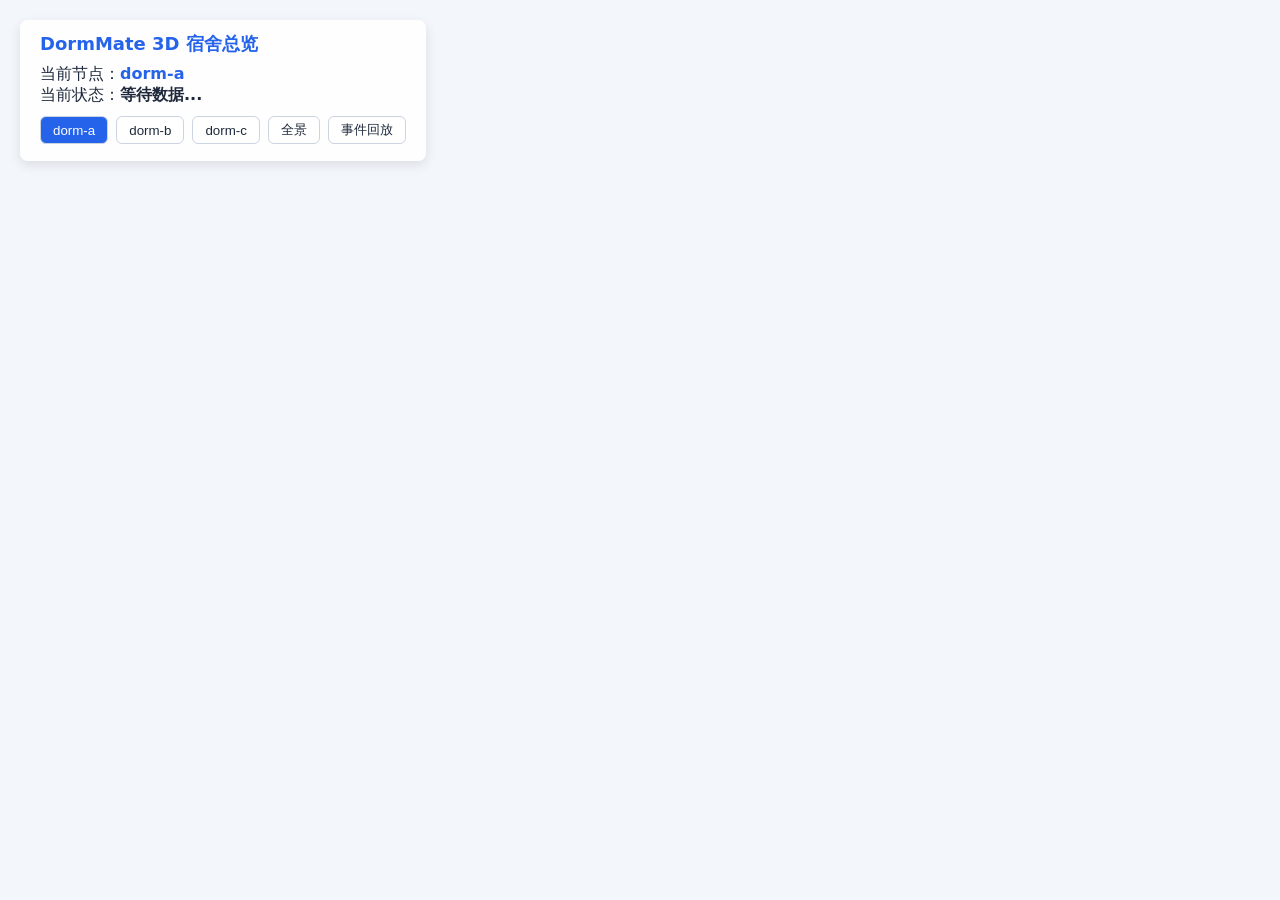
<file: 3d/index.html>
<!DOCTYPE html>
<html lang="zh-CN">
<head>
  <meta charset="UTF-8" />
  <meta name="viewport" content="width=device-width, initial-scale=1.0" />
  <title>DormMate - 3D 数字宿舍</title>
  <style>
    body { margin: 0; overflow: hidden; background: #f3f6fb; }
    #info {
      position: absolute; top: 20px; left: 20px; color: #1e293b;
      font-family: system-ui, sans-serif; background: rgba(255,255,255,0.9);
      padding: 12px 20px; border-radius: 8px; box-shadow: 0 4px 12px rgba(0,0,0,0.1);
    }
    #info h2 { margin: 0 0 8px 0; color: #2563eb; font-size: 18px; }
    #info .status { font-size: 16px; font-weight: bold; }
    .status.正常 { color: #16a34a; }
    .status.偏热 { color: #dc2626; }
    .status.偏冷 { color: #2563eb; }
    .status.偏湿 { color: #d97706; }
  </style>
</head>
<body>
 <div id="info">
  <h2>DormMate 3D 宿舍总览</h2>
  <div>当前节点：<span id="currentNode" style="color:#2563eb;font-weight:bold;">dorm-a</span></div>
  <div>当前状态：<span class="status" id="statusText">等待数据...</span></div>
  <div id="priorityInfo" style="display:none; margin-top:6px; color:#b45309; font-weight:bold; font-size:14px;"></div>
  <div style="margin-top: 10px; display: flex; gap: 8px;">
    <button onclick="switchNode('dorm-a')" id="btn-dorm-a" style="padding:4px 12px; border:1px solid #cbd5e1; border-radius:6px; background:#2563eb; color:white; cursor:pointer;">dorm-a</button>
    <button onclick="switchNode('dorm-b')" id="btn-dorm-b" style="padding:4px 12px; border:1px solid #cbd5e1; border-radius:6px; background:white; color:#1e293b; cursor:pointer;">dorm-b</button>
    <button onclick="switchNode('dorm-c')" id="btn-dorm-c" style="padding:4px 12px; border:1px solid #cbd5e1; border-radius:6px; background:white; color:#1e293b; cursor:pointer;">dorm-c</button>
    <button onclick="showOverview()" id="btn-overview" style="padding:4px 12px; border:1px solid #cbd5e1; border-radius:6px; background:white; color:#1e293b; cursor:pointer;">全景</button>
    <button onclick="startReplay()" id="btn-replay" style="padding:4px 12px; border:1px solid #cbd5e1; border-radius:6px; background:white; color:#1e293b; cursor:pointer;">事件回放</button>
  </div>
  <div id="replayInfo" style="display:none; margin-top:6px; color:#7c3aed; font-weight:bold; font-size:13px;"></div>
  <div id="actionTip" style="color:#d97706; font-size:14px; margin-top:5px;">
    </div>
  </div>

  <script src="https://cdn.bootcdn.net/ajax/libs/three.js/r128/three.min.js"></script>
  <script src="https://cdn.bootcdn.net/ajax/libs/mqtt/5.3.4/mqtt.min.js"></script>

  <script>
    // ================= 1. Three.js 基础场景 =================
    const scene = new THREE.Scene();
    scene.background = new THREE.Color(0xf3f6fb);
    const camera = new THREE.PerspectiveCamera(75, window.innerWidth / window.innerHeight, 0.1, 1000);
    const renderer = new THREE.WebGLRenderer({ antialias: true });
    renderer.setSize(window.innerWidth, window.innerHeight);
    document.body.appendChild(renderer.domElement);

    // 三盏灯的强度之和必须控制在 1.0 附近：three.js 里 1.0 就是满亮度，
    // 超过 1.0 后材质颜色的各个通道会被裁到 1，地板/窗户就会变成纯白，看不出状态色。
    // 现有三盏灯在房间中心的红通道合计已经 ≈1.03，顶到上限了 ——
    // 所以三间宿舍共用这三盏灯，一盏都不要加；高亮也只用不受光的材质。
    const ambientLight = new THREE.AmbientLight(0xffffff, 0.5);
    scene.add(ambientLight);
    const directionalLight = new THREE.DirectionalLight(0xffffff, 0.5);
    directionalLight.position.set(5, 10, 7);
    scene.add(directionalLight);
    // 暖色台灯光：只做氛围点缀，强度过大会把整个场景洗白
    const warmLight = new THREE.PointLight(0xffaa55, 0.2);
    warmLight.position.set(2, 3, 2);
    scene.add(warmLight);

    // ================= 2. 三间宿舍 =================
    const ZONES = ['dorm-a', 'dorm-b', 'dorm-c'];
    const ZONE_GAP = 9.5;   // 每间地板 8 宽 + 1.5 间隙
    const zones = {};       // nodeId -> { group, floorMat, glassMat, blades, speed, status, ... }

    // 三间共用的几何体，以及不会变色的材质，避免重复创建
    const sharedGeo = {
      floor: new THREE.BoxGeometry(8, 0.2, 8),
      fanBase: new THREE.CylinderGeometry(0.6, 0.6, 0.2, 32),
      fanPole: new THREE.CylinderGeometry(0.08, 0.08, 1.5, 16),
      housing: new THREE.TorusGeometry(0.8, 0.08, 16, 32),
      blade: new THREE.BoxGeometry(1.5, 0.05, 0.4),
      frame: new THREE.BoxGeometry(3.4, 2.4, 0.2),
      glass: new THREE.BoxGeometry(3, 2, 0.05),
      bedFrame: new THREE.BoxGeometry(2.2, 0.3, 3.5),
      mattress: new THREE.BoxGeometry(2.0, 0.3, 3.3),
      pillow: new THREE.BoxGeometry(1.6, 0.2, 0.6),
      lampBase: new THREE.CylinderGeometry(0.3, 0.3, 0.1, 16),
      lampPole: new THREE.CylinderGeometry(0.05, 0.05, 1.2, 8),
      lampShade: new THREE.ConeGeometry(0.4, 0.5, 16),
      // 指示灯环：外径上限 4.75（地板半宽 4 + 间隙 1.5），再大就会压到邻间地板
      selectRing: new THREE.RingGeometry(4.4, 4.7, 48),
      priorityRing: new THREE.RingGeometry(3.8, 4.35, 48),
    };
    const sharedMat = {
      metal: new THREE.MeshStandardMaterial({ color: 0x64748b }),
      pole: new THREE.MeshStandardMaterial({ color: 0x94a3b8 }),
      housing: new THREE.MeshStandardMaterial({ color: 0x475569 }),
      blade: new THREE.MeshStandardMaterial({ color: 0x94a3b8 }),
      frame: new THREE.MeshStandardMaterial({ color: 0x94a3b8 }),
      mattress: new THREE.MeshStandardMaterial({ color: 0xf8fafc }),
      pillow: new THREE.MeshStandardMaterial({ color: 0xcbd5e1 }),
      lampBase: new THREE.MeshStandardMaterial({ color: 0x475569 }),
      lampShade: new THREE.MeshStandardMaterial({ color: 0xfcd34d }),
      // 两个指示灯环用 MeshBasicMaterial：不受光照影响、颜色精确，
      // 也不会给已经贴到上限的光照总量再加一分（用发光/提亮做高亮会再次把地板洗白）
      select: new THREE.MeshBasicMaterial({ color: 0x2563eb, transparent: true, opacity: 0.75, side: THREE.DoubleSide, depthWrite: false }),
      priority: new THREE.MeshBasicMaterial({ color: 0xd97706, transparent: true, opacity: 0.6, side: THREE.DoubleSide, depthWrite: false }),
    };

    // 标签上除了宿舍名还要写状态：一间没收到过数据的宿舍和"正常"宿舍外观完全一样，
    // 三间并排时只写名字会被读成"三间都正常"
    const LABEL_COLORS = { '正常': '#16a34a', '偏热': '#dc2626', '偏冷': '#2563eb', '偏湿': '#d97706' };

    function createLabel(nodeId) {
      const canvas = document.createElement('canvas');
      canvas.width = 512;    // 2 的幂：WebGL1 下非 2 的幂纹理有限制
      canvas.height = 256;
      const texture = new THREE.CanvasTexture(canvas);
      texture.generateMipmaps = false;
      texture.minFilter = THREE.LinearFilter;

      // 名牌做成立在房间正前方地板上的小牌子：平铺后仰 40° 正对视线，
      // 字看得清，也不会像挂在半空的标签那样跑到窗户那边去、三间对不齐。
      // 用 MeshBasicMaterial（不受光），不占光照额度
      const sign = new THREE.Mesh(
        new THREE.PlaneGeometry(3.2, 1.6),
        new THREE.MeshBasicMaterial({ map: texture, transparent: true, side: THREE.DoubleSide, depthWrite: false })
      );
      sign.rotation.x = -Math.PI / 2 + 0.7;
      sign.position.set(0, 0.6, 3.1);
      return { canvas: canvas, ctx: canvas.getContext('2d'), texture: texture, sign: sign };
    }

    function drawZoneLabel(zone) {
      const ctx = zone.label.ctx;
      const canvas = zone.label.canvas;
      const status = zone.status || '等待数据';
      ctx.clearRect(0, 0, canvas.width, canvas.height);
      if (zone.isPriority) {
        ctx.fillStyle = '#d97706';
        ctx.fillRect(0, 0, canvas.width, canvas.height);
      }
      ctx.textAlign = 'center';
      ctx.font = 'bold 64px system-ui, "Microsoft YaHei", sans-serif';
      ctx.fillStyle = zone.isPriority ? '#ffffff' : '#1e293b';
      ctx.fillText(zone.nodeId, canvas.width / 2, 96);
      ctx.font = 'bold 60px system-ui, "Microsoft YaHei", sans-serif';
      ctx.fillStyle = zone.isPriority ? '#ffffff' : (LABEL_COLORS[status] || '#64748b');
      ctx.fillText(status, canvas.width / 2, 196);
      zone.label.texture.needsUpdate = true;
    }

    // ================= 浮动小牌子 =================
    // 地板名牌负责"宿舍名 + 状态"，浮动牌子只负责瞬态/告警信息（处理中 / 已恢复 / 优先关注）
    const BADGE_Y = 5.4;   // 再高会在极宽屏下被切出画幅

    function createBadge() {
      const canvas = document.createElement('canvas');
      canvas.width = 1024;   // 4:1，2 的幂
      canvas.height = 256;
      const texture = new THREE.CanvasTexture(canvas);
      texture.generateMipmaps = false;
      texture.minFilter = THREE.LinearFilter;
      const sprite = new THREE.Sprite(new THREE.SpriteMaterial({ map: texture, transparent: true, depthWrite: false }));
      sprite.scale.set(3.6, 0.9, 1);   // 比例必须与画布 4:1 一致，否则文字被拉伸
      sprite.position.set(0, BADGE_Y, 0);
      sprite.visible = false;
      // 关掉拾取：r128 的 Sprite 求交按矩形判定、完全不看 alpha，
      // 不关的话"房间正上方的一块空气"也会被点中，还会占掉别处的悬停手型
      sprite.raycast = function () {};
      return { canvas: canvas, ctx: canvas.getContext('2d'), texture: texture, sprite: sprite, text: '' };
    }

    function badgeTextOf(zone) {
      // 处理中优先：动作正在进行时，这条信息比"优先关注"更该被看到
      if (zone.processing) return `处理中：${zone.actionName}`;
      if (zone.recoveredUntil && Date.now() < zone.recoveredUntil) return '已恢复';
      if (zone.isPriority) return '⚠ 优先关注';
      return '';
    }

    function drawBadge(zone) {
      const text = badgeTextOf(zone);
      const sprite = zone.badge.sprite;
      if (text === zone.badge.text) {
        sprite.visible = !!text;
        return;   // 内容没变就不重绘（每绘一次就是一次纹理上传）
      }
      zone.badge.text = text;
      sprite.visible = !!text;
      if (!text) return;

      const ctx = zone.badge.ctx;
      const canvas = zone.badge.canvas;
      ctx.clearRect(0, 0, canvas.width, canvas.height);
      // 只画一个圆角药丸，不要整块 fillRect —— 整块会把后面的窗户糊住
      ctx.fillStyle = (text === '已恢复') ? 'rgba(22, 163, 74, 0.92)' : 'rgba(217, 119, 6, 0.92)';
      if (ctx.roundRect) {
        ctx.beginPath();
        ctx.roundRect(0, 0, canvas.width, canvas.height, 64);
        ctx.fill();
      } else {
        ctx.fillRect(0, 0, canvas.width, canvas.height);
      }
      ctx.textAlign = 'center';
      ctx.font = 'bold 96px system-ui, "Microsoft YaHei", sans-serif';
      ctx.fillStyle = '#ffffff';
      ctx.fillText(text, canvas.width / 2, 168);
      zone.badge.texture.needsUpdate = true;
    }

    // 建一间宿舍：地板、风扇、床铺、台灯、窗户、指示灯环、名字标签、浮动牌子
    function createZone(nodeId, centerX) {
      const group = new THREE.Group();
      group.position.x = centerX;
      group.userData.nodeId = nodeId;

      // 地板与玻璃必须每间独立：它们要各自显示自己宿舍的状态色
      const floorMat = new THREE.MeshStandardMaterial({ color: 0xcbd5e1 });
      const floorMesh = new THREE.Mesh(sharedGeo.floor, floorMat);
      floorMesh.position.y = -0.1;
      group.add(floorMesh);

      const glassMat = new THREE.MeshStandardMaterial({ color: 0x38bdf8, transparent: true, opacity: 0.7 });
      // emissive 在这里就按 color×0.35 初始化：直接写 0x0ea5e9 会让首帧比之后任何状态都亮
      glassMat.emissive.copy(glassMat.color).multiplyScalar(0.35);
      const glassMesh = new THREE.Mesh(sharedGeo.glass, glassMat);
      glassMesh.position.z = 0.1;
      const windowGroup = new THREE.Group();
      windowGroup.position.set(0, 3, -4);
      windowGroup.add(new THREE.Mesh(sharedGeo.frame, sharedMat.frame));
      windowGroup.add(glassMesh);
      group.add(windowGroup);

      const fanGroup = new THREE.Group();
      const fanBase = new THREE.Mesh(sharedGeo.fanBase, sharedMat.metal);
      fanBase.position.y = 0.1;
      fanGroup.add(fanBase);
      const pole = new THREE.Mesh(sharedGeo.fanPole, sharedMat.pole);
      pole.position.y = 0.85;
      fanGroup.add(pole);

      const headGroup = new THREE.Group();
      headGroup.position.y = 1.7;
      headGroup.add(new THREE.Mesh(sharedGeo.housing, sharedMat.housing));

      const blades = new THREE.Group();
      for (let i = 0; i < 3; i++) {
        const blade = new THREE.Mesh(sharedGeo.blade, sharedMat.blade);
        const angle = (i * 120) * Math.PI / 180;
        blade.position.set(Math.cos(angle) * 0.75, Math.sin(angle) * 0.75, 0);
        blade.rotation.z = angle;
        blade.rotation.x = 0.2;
        blades.add(blade);
      }
      blades.position.z = 0.1;
      headGroup.add(blades);
      fanGroup.add(headGroup);
      group.add(fanGroup);

      const bedGroup = new THREE.Group();
      bedGroup.position.set(-2, 0, 1);
      const bedFrame = new THREE.Mesh(sharedGeo.bedFrame, sharedMat.metal);
      bedFrame.position.y = 0.3;
      bedGroup.add(bedFrame);
      const mattress = new THREE.Mesh(sharedGeo.mattress, sharedMat.mattress);
      mattress.position.y = 0.6;
      bedGroup.add(mattress);
      const pillow = new THREE.Mesh(sharedGeo.pillow, sharedMat.pillow);
      pillow.position.set(0, 0.8, -1.2);
      bedGroup.add(pillow);
      group.add(bedGroup);

      const lampGroup = new THREE.Group();
      lampGroup.position.set(2.5, 0, 1);
      lampGroup.add(new THREE.Mesh(sharedGeo.lampBase, sharedMat.lampBase));
      const lampPole = new THREE.Mesh(sharedGeo.lampPole, sharedMat.pole);
      lampPole.position.y = 0.6;
      lampGroup.add(lampPole);
      const lampShade = new THREE.Mesh(sharedGeo.lampShade, sharedMat.lampShade);
      lampShade.position.y = 1.3;
      lampGroup.add(lampShade);
      group.add(lampGroup);

      // 指示灯环：RingGeometry 默认躺在 XY 平面，必须绕 X 转 -90° 才是平铺朝上。
      // 两个环用不同半径区间和不同高度，避免互相 z-fighting
      const selectRing = new THREE.Mesh(sharedGeo.selectRing, sharedMat.select);
      selectRing.rotation.x = -Math.PI / 2;
      selectRing.position.y = 0.03;
      selectRing.visible = false;
      group.add(selectRing);

      const priorityMat = sharedMat.priority.clone();
      const priorityRing = new THREE.Mesh(sharedGeo.priorityRing, priorityMat);
      priorityRing.rotation.x = -Math.PI / 2;
      priorityRing.position.y = 0.05;
      priorityRing.visible = false;
      group.add(priorityRing);

      const label = createLabel(nodeId);
      group.add(label.sign);

      // 浮动牌子挂进 group，但加了 raycast = noop 所以不参与拾取；
      // 追加在最后，前面各子对象的索引不变
      const badge = createBadge();
      group.add(badge.sprite);

      scene.add(group);

      const zone = {
        nodeId: nodeId, group: group, floorMat: floorMat, glassMat: glassMat,
        blades: blades, speed: 0.02, status: '', isPriority: false,
        selectRing: selectRing, priorityRing: priorityRing, priorityMat: priorityMat,
        label: label, badge: badge,
        // 处理动作相关：由 3D 依据 action 消息 + 后续 env 数据自行推断
        processing: false, actionName: '', normalStreak: 0, recoveredUntil: 0,
      };
      zones[nodeId] = zone;
      drawZoneLabel(zone);
      drawBadge(zone);
      return zone;
    }

    // ================= 3. 状态映射与更新逻辑 =================
    let currentStatus = '';   // 当前选中宿舍的状态，面板提示文案要用
    let currentNodeId = 'dorm-a';
    const latestData = {};    // 每个宿舍最近一条 env 报文

    // 四个状态的场景表现。数值与改造前完全一致，只是改成查表以便按宿舍应用
    const ACTION_SPEED = 0.4;    // 收到「开启风扇」指令时的转速，与偏热的转速一致
    const RECOVERED_HOLD_MS = 5000;   // 「已恢复」牌子保留多久
    // 与 Dashboard 同一条规则：动作后必须"连续 2 条正常数据"才判恢复
    const NORMAL_STREAK_TO_RESTORE = 2;
    const STATUS_STYLE = {
      '正常': { speed: 0.02, floor: 0xcbd5e1, glass: 0x38bdf8 },
      '偏热': { speed: 0.4, floor: 0xfca5a5, glass: 0xef4444 },
      '偏冷': { speed: 0, floor: 0x93c5fd, glass: 0x3b82f6 },
      '偏湿': { speed: 0.15, floor: 0xfcd34d, glass: 0xd97706 },
    };

    // 单间外观复位（正常态）：该间状态未知时用
    function resetZone(zone) {
      zone.speed = 0.02;
      zone.floorMat.color.set(0xcbd5e1);
      zone.glassMat.color.set(0x38bdf8);
    }

    // 只更新某一间宿舍的外观，不影响其它两间，也不碰面板
    function applyZoneStatus(nodeId, status) {
      const zone = zones[nodeId];
      if (!zone) return;
      const style = STATUS_STYLE[status];
      if (style) {
        zone.speed = style.speed;
        zone.floorMat.color.set(style.floor);
        zone.glassMat.color.set(style.glass);
      } else {
        resetZone(zone);
      }
      // 窗户自发光跟着状态色走：写死蓝色 emissive 会把偏热/偏湿的窗户冲成白色
      zone.glassMat.emissive.copy(zone.glassMat.color).multiplyScalar(0.35);
      // 标签只在状态真的变了才重绘（每绘一次就是一次纹理上传）
      if (zone.status !== status) {
        zone.status = status;
        drawZoneLabel(zone);
      }
      // 处理动作没结束前，转速保持在动作带来的提升上（颜色照常跟随状态）。
      // 放在函数最后：这样连上面 resetZone() 分支顺手写的 0.02 也能兜住
      if (zone.processing) zone.speed = ACTION_SPEED;
    }

    // 只更新左上方面板：传空字符串表示该间还没有数据
    function updatePanel(status) {
      const statusLabel = document.getElementById('statusText');
      if (status) {
        statusLabel.textContent = status;
        // 类名与上方 <style> 里的 .status.偏热 等规则对应，状态文字才有颜色
        statusLabel.className = `status ${status}`;
      } else {
        statusLabel.textContent = '等待 MQTT 数据...';
        statusLabel.className = 'status';
      }
      currentStatus = status || '';
      renderTip();
    }

    function setSelectedZone(nodeId) {
      ZONES.forEach(id => { zones[id].selectRing.visible = (id === nodeId); });
    }

    // ================= 4. 提示位 =================
    // 各状态对应的提示语。转速描述必须和上面 STATUS_STYLE 里的 speed 对得上，
    // 别写出"偏冷风扇还在转"这种和场景矛盾的文案
    const STATUS_TIPS = {
      '正常': '提示：环境舒适，风扇低速待机',
      '偏热': '提示：风扇高速旋转，正在通风降温',
      '偏冷': '提示：温度偏低，风扇已停转，注意保暖',
      '偏湿': '提示：湿度偏高，风扇中速运行，正在除湿',
    };
    // 还没有任何状态时提示位不留空白
    const WAITING_TIP = '提示：等待 MQTT 数据';

    // 状态提示常驻，收到处理指令时临时占用 5 秒再让位。
    // 只翻标志位、由 renderTip() 统一决定显示内容——如果把文案字符串存进 setTimeout，
    // 5 秒内到达的新数据刷新了状态提示后，会被定时器用旧文案盖回去
    let currentActionTip = '';
    let actionTipActive = false;
    let actionTipTimer = null;

    function renderTip() {
      document.getElementById('actionTip').textContent =
        actionTipActive ? currentActionTip : (STATUS_TIPS[currentStatus] || WAITING_TIP);
    }

    function showActionTip(text) {
      currentActionTip = text;
      actionTipActive = true;
      renderTip();
      clearTimeout(actionTipTimer);
      actionTipTimer = setTimeout(() => {
        actionTipActive = false;
        renderTip();
      }, 5000);
    }

    // 清掉未到期的动作提示，立即让位给状态提示
    function clearActionTip() {
      clearTimeout(actionTipTimer);
      actionTipActive = false;
      currentActionTip = '';
      renderTip();
    }

    // ================= 5. 相机自适应 =================
    // 三间并排后场景总宽约 29，必须按窗口比例自动退到能看全三间的距离。
    // 不用闭式公式（斜视下不成立，近侧外圈会被左右裁掉），改成对包围盒 8 个角点
    // 做投影校验的迭代，直接用真实相机矩阵判断，窄屏也不会漏
    const CAM_DIR = new THREE.Vector3(0, 0.55, 0.84).normalize();
    const CAM_TARGET = new THREE.Vector3(0, 1.2, 0);
    const FIT_MARGIN = 0.96;   // 画面填充率：越大越近，1.0 就是刚好贴边

    // 两种取景：三间全览 / 单间特写（单间的 halfW 收不动了，卡住距离的是垂直方向）
    const OVERVIEW_BOX = { halfW: 14.2, topY: 4.4, halfD: 4.4 };   // 含指示灯环外沿
    const ZONE_BOX = { halfW: 4.9, topY: 4.4, halfD: 4.4 };
    const zoneTarget = (nodeId) => new THREE.Vector3(zones[nodeId].group.position.x, 1.2, 0);

    // 相机状态只有两个量：距离 d 与注视点 camTarget。
    // position = CAM_DIR * d + target 对 (d, target) 是仿射的，所以补间只插值这两个量，
    // 就能保证全程 position - target 恒平行于 CAM_DIR —— 纯推轨、不转头
    // （正对视角才看得清扇叶的旋转面）
    let camD = 0;
    // 必须是独立向量，不能别名 CAM_TARGET：否则一聚焦就把全景基准点写坏
    const camTarget = new THREE.Vector3();
    let camTween = null;      // { fromD, toD, fromT, toT, startT, dur }
    let camView = 'overview'; // 'overview' 或某个 nodeId
    const CAM_TWEEN_DUR = 0.7;   // 秒

    // 全场景唯一的相机写入口
    function setCamera(d, target) {
      camD = d;
      camTarget.copy(target);
      camera.position.copy(CAM_DIR).multiplyScalar(d).add(camTarget);
      camera.lookAt(camTarget);
    }

    function cancelCamTween() {
      camTween = null;
    }

    function viewOf(mode) {
      if (mode === 'overview') return { box: OVERVIEW_BOX, target: CAM_TARGET };
      return { box: ZONE_BOX, target: zoneTarget(mode) };
    }

    // 把相机摆到距离 d、注视 target，返回包围盒 8 个角点里最靠边那个的屏幕坐标绝对值（1.0 = 贴边）
    function measureExtent(d, box, target) {
      camera.position.copy(CAM_DIR).multiplyScalar(d).add(target);
      camera.lookAt(target);   // 必须与 position 用同一个 target，否则相机方向不再是 -CAM_DIR
      camera.updateMatrixWorld(true);
      let worst = 0;
      // 横向范围要跟着注视点平移：聚焦到 x=±9.5 的宿舍时，
      // 用世界坐标的 ±halfW 去测会得到一个偏离目标 14 个单位的包围盒，
      // 算出来的距离比全景还远（桩测试就是这么抓出来的）。
      // y 与 z 是场景的绝对坐标，不用偏
      for (const x of [target.x - box.halfW, target.x + box.halfW]) {
        for (const y of [0, box.topY]) {
          for (const z of [-box.halfD, box.halfD]) {
            const p = new THREE.Vector3(x, y, z).project(camera);
            worst = Math.max(worst, Math.abs(p.x), Math.abs(p.y));
          }
        }
      }
      return worst;
    }

    // 二分求"最小的能装下这个包围盒的距离"。
    // 不能用 d *= worst/margin 的一步外推：相机离得近时近处角点的投影是超线性放大的，
    // 一步就会冲过头，结果反而更远
    function computeFitDistance(box, target) {
      camera.updateProjectionMatrix();
      let lo = 5;
      let hi = 10;
      while (measureExtent(hi, box, target) > FIT_MARGIN && hi < 500) {
        lo = hi;
        hi *= 1.6;
      }
      for (let i = 0; i < 12; i++) {
        const mid = (lo + hi) / 2;
        if (measureExtent(mid, box, target) <= FIT_MARGIN) hi = mid;
        else lo = mid;
      }
      return hi;
    }

    // 立即落到当前视图的取景（首屏与 resize 用），不做补间。
    // 桩测试在调用后直接读 camera.position 做投影校验，所以这里必须同步生效
    function fitCamera() {
      cancelCamTween();
      const view = viewOf(camView);
      setCamera(computeFitDistance(view.box, view.target), view.target);
    }

    // 平滑推轨到某个取景
    function moveToView(mode) {
      camView = mode;
      const view = viewOf(mode);
      camTween = {
        fromD: camD,
        toD: computeFitDistance(view.box, view.target),
        fromT: camTarget.clone(),
        toT: view.target.clone(),
        startT: clock.getElapsedTime(),
        dur: CAM_TWEEN_DUR,
      };
    }

    function focusZone(nodeId) {
      if (zones[nodeId]) moveToView(nodeId);
    }

    function showOverview() {
      moveToView('overview');
    }

    // ================= 6. 点击拾取 =================
    const raycaster = new THREE.Raycaster();
    const pointer = new THREE.Vector2();

    function pickNodeId(event) {
      const rect = renderer.domElement.getBoundingClientRect();
      pointer.x = ((event.clientX - rect.left) / rect.width) * 2 - 1;
      pointer.y = -((event.clientY - rect.top) / rect.height) * 2 + 1;
      raycaster.setFromCamera(pointer, camera);
      const hits = raycaster.intersectObjects(ZONES.map(id => zones[id].group), true);
      for (const hit of hits) {
        // 不直接取 hits[0]：装饰物或透明面可能排在前面，
        // 应取第一个能沿父级找到宿舍归属的命中
        let o = hit.object;
        while (o && !o.userData.nodeId) o = o.parent;
        if (o) return o.userData.nodeId;
      }
      return null;
    }

    renderer.domElement.addEventListener('click', (event) => {
      const nodeId = pickNodeId(event);
      if (nodeId) switchNode(nodeId);
    });

    // 悬停反馈：能点中的地方给个手型光标
    renderer.domElement.addEventListener('mousemove', (event) => {
      renderer.domElement.style.cursor = pickNodeId(event) ? 'pointer' : 'default';
    });

    // ================= 7. 优先关注（来自 Dashboard 的 MQTT 判定） =================
    // Dashboard 关掉后 retain 消息会一直留在 Broker 上，所以超过这个时限就当作失效并清除高亮。
    // 40 秒 ≈ 3 倍 Dashboard 心跳（12 秒），Dashboard 正常运行时不会被误判
    const PRIORITY_MAX_AGE = 40000;
    let priorityNodeId = null;

    function applyPriority(data) {
      const stale = !data.ts || Date.now() - data.ts > PRIORITY_MAX_AGE;
      if (stale) {
        console.warn('优先关注消息已过期（Dashboard 可能已关闭），清除高亮');
      }
      const nextId = stale ? null : (data.nodeId || null);

      // 面板文案每次都刷新（持续分钟数会变），高亮只在节点变化时才动，避免重复重绘标签
      const info = document.getElementById('priorityInfo');
      if (nextId) {
        const minutes = Math.floor((data.durationSec || 0) / 60);
        info.textContent = `当前优先关注：${nextId}（已持续 ${minutes < 1 ? '不到 1' : minutes} 分钟，累计 ${data.count || 0} 次）`;
        info.style.display = 'block';
      } else {
        info.textContent = '';
        info.style.display = 'none';
      }

      // 心跳重复同一条时从这里早退：高亮状态没变，不必重绘（牌子同理，别加在这条之前）
      if (nextId === priorityNodeId) return;
      priorityNodeId = nextId;
      ZONES.forEach(id => {
        const zone = zones[id];
        const on = (id === priorityNodeId);
        zone.isPriority = on;
        zone.priorityRing.visible = on;
        drawZoneLabel(zone);
        drawBadge(zone);
      });
    }

    // ================= 8. 节点切换 =================
    function switchNode(nodeId) {
      // 点在已选中的宿舍上：不重复走一遍切换（否则会把正在显示的动作提示清掉），
      // 但镜头该聚焦还是要聚焦 —— 少了这一句，
      //「聚焦 dorm-a → 点全景 → 再点 dorm-a」就再也回不到聚焦状态了
      if (nodeId === currentNodeId) {
        focusZone(nodeId);
        return;
      }
      currentNodeId = nodeId;
      document.getElementById('currentNode').textContent = nodeId;
      // 上一个宿舍的动作提示不能留在面板上，避免误读成当前宿舍的
      clearActionTip();
      ZONES.forEach(id => {
        const btn = document.getElementById(`btn-${id}`);
        if (id === nodeId) {
          btn.style.background = '#2563eb';
          btn.style.color = 'white';
        } else {
          btn.style.background = 'white';
          btn.style.color = '#1e293b';
        }
      });
      setSelectedZone(nodeId);
      focusZone(nodeId);
      // 面板显示该间自己的状态；没收到过数据就显示等待。
      // 注意这里不再复位场景：每间始终显示自己的状态，切宿舍不该改变任何房间的外观
      updatePanel(latestData[nodeId] ? latestData[nodeId].status : '');
    }

    // ================= 9. MQTT 连接与实时驱动 =================
    const client = mqtt.connect('ws://127.0.0.1:8083');
    client.on('connect', () => {
      console.log('3D 场景已连接到 MQTT Broker');
      client.subscribe(['dormmate/+/env', 'dormmate/+/action', 'dormmate/priority']);
    });

    // 消息处理抽成独立函数：实时 MQTT 与「事件回放」共用同一条链路。
    // 回放因此不是"另写一套渲染"，而是在复演真实报文走过的逻辑
    function applyMqttMessage(topic, message, packet) {
      try {
        const data = JSON.parse(message.toString());
        // 优先关注走独立主题，必须按 topic 早退：
        // 否则以后往这条 payload 里加 status / action 字段会串到下面的分支
        if (topic === 'dormmate/priority') {
          applyPriority(data);
          return;
        }

        if (data.nodeId && data.status) {
          const zone = zones[data.nodeId];
          // 处理中：必须"先判恢复、再应用状态"。顺序反了的话，
          // 恢复这条数据的转速要等下一条 env 才生效，看起来就是"已经恢复了风扇还在高速转"
          // A3 验证：动作后必须"连续 2 条正常"才判恢复；第 1 条正常数据先按住，
          // 房间保持处理前的状态（与 Dashboard 的「第 1 条仍处理中」逐字对齐）
          let holdStatus = false;
          if (zone && zone.processing) {
            // packet.retain 为 true 是订阅 / 重连时 Broker 重放的历史报文：
            // 照常刷新画面，但不参与"连续正常"计数，避免同一条数据被数两次
            if (packet && packet.retain) {
              holdStatus = true;
            } else if (data.status === '正常') {
              zone.normalStreak += 1;
              if (zone.normalStreak >= NORMAL_STREAK_TO_RESTORE) {
                zone.processing = false;
                zone.recoveredUntil = Date.now() + RECOVERED_HOLD_MS;
                drawBadge(zone);
              } else {
                holdStatus = true;
              }
            } else {
              zone.normalStreak = 0;   // 中途又出现异常：连续计数清零，重新数
            }
          }
          latestData[data.nodeId] = data;
          // 三间各自上色：这里不能被"是否当前选中"挡住，否则另外两间永远是灰的
          if (!holdStatus) applyZoneStatus(data.nodeId, data.status);
          if (data.nodeId === currentNodeId) {
            updatePanel(holdStatus && zone ? zone.status : data.status);
          }
        }

        if (data.action === 'turn_on_fan') {
          const zone = zones[data.nodeId];
          if (!zone) return;
          // 动作作用在目标宿舍那一间，可能并不是当前选中的那间。
          // 同一节点再次收到动作时全部重来一遍，与 Dashboard「新对象覆盖旧对象」一致
          zone.processing = true;
          zone.normalStreak = 0;
          zone.recoveredUntil = 0;
          zone.actionName = data.actionName || '开启风扇';
          zone.speed = ACTION_SPEED;
          drawBadge(zone);
          if (data.nodeId === currentNodeId) {
            showActionTip(`已收到 ${data.nodeId} 的指令：${zone.actionName}`);
          }
          console.log(`收到 ${data.nodeId} 开启风扇指令，3D 风扇启动！`);
        }
      } catch (e) {
        console.error('JSON 解析错误:', e);
      }
    }

    client.on('message', (topic, message, packet) => {
      // 回放期间忽略实时消息：否则真实数据插进来会把回放剧情打乱
      if (replaying) return;
      // packet 里带着 retain 标志，用于识别 Broker 重放的历史报文（见 applyMqttMessage）
      applyMqttMessage(topic, message, packet);
    });

    // ================= 10. 动画循环 =================
    const clock = new THREE.Clock();
    function animate() {
      requestAnimationFrame(animate);
      const t = clock.getElapsedTime();

      // 相机补间：推进进度并落到 (camD, camTarget)。
      // 每帧无条件 setCamera 很关键 —— computeFitDistance() 内部会挪相机去测投影，
      // 下一帧就被这里覆盖，不会留下残留
      if (camTween) {
        const progress = Math.min(1, (t - camTween.startT) / camTween.dur);
        // easeInOutCubic（桩环境没有 THREE.MathUtils，缓动自己写）
        const k = progress < 0.5
          ? 4 * progress * progress * progress
          : 1 - Math.pow(-2 * progress + 2, 3) / 2;
        camD = camTween.fromD + (camTween.toD - camTween.fromD) * k;
        camTarget.set(
          camTween.fromT.x + (camTween.toT.x - camTween.fromT.x) * k,
          camTween.fromT.y + (camTween.toT.y - camTween.fromT.y) * k,
          camTween.fromT.z + (camTween.toT.z - camTween.fromT.z) * k
        );
        if (progress >= 1) camTween = null;
      }
      setCamera(camD, camTarget);

      ZONES.forEach(id => {
        const zone = zones[id];
        zone.blades.rotation.z += zone.speed;

        // 浮动牌子轻微上下浮动
        if (zone.badge.sprite.visible) {
          zone.badge.sprite.position.y = BADGE_Y + Math.sin(t * 2) * 0.12;
        }
        // 「已恢复」到点就收：用死线 + 每帧检查，而不是 setTimeout
        //（标签页在后台时 setTimeout 会被节流，死线检查更稳）
        if (zone.recoveredUntil && Date.now() > zone.recoveredUntil) {
          zone.recoveredUntil = 0;
          drawBadge(zone);
        }

        if (zone.isPriority) {
          // 呼吸周期 2 秒，与 Dashboard 上优先卡片的 breathing 动画对齐
          const k = 0.5 + 0.5 * Math.sin(t * Math.PI);
          zone.priorityMat.opacity = 0.30 + 0.45 * k;
          zone.priorityRing.scale.set(1 + 0.05 * k, 1 + 0.05 * k, 1);
        }
      });

      stepReplay(t);
      renderer.render(scene, camera);
    }

    // ================= 11. 事件回放（比赛演示用） =================
    // 回放不写新的渲染逻辑：replay.json 里每一步都是一条与 MQTT 报文同构的
    // { topic, payload }，直接喂给上面那条实时消息处理链路。
    // 所以它既是演示，也是在对真实逻辑做一次复演；并且只作用于本页，不向 MQTT 发布任何东西
    let replaying = false;
    let replayPlan = null;   // { title, steps: [{ at, topic, payload }] }
    let replayIndex = 0;
    let replayStartT = 0;

    function setReplayBanner(text) {
      const banner = document.getElementById('replayInfo');
      if (!banner) return;
      banner.textContent = text;
      banner.style.display = text ? 'block' : 'none';
    }

    function stopReplay(message) {
      replaying = false;
      const btn = document.getElementById('btn-replay');
      if (btn) btn.textContent = '事件回放';
      setReplayBanner(message || '');
    }

    async function startReplay() {
      if (replaying) {
        stopReplay('已停止回放');
        return;
      }
      try {
        if (!replayPlan) {
          const response = await fetch('replay.json');
          if (!response.ok) throw new Error(`HTTP ${response.status}`);
          replayPlan = await response.json();
        }
      } catch (error) {
        console.error('回放数据加载失败：', error);
        showActionTip('回放数据加载失败，请用本地服务器打开本页（别直接双击 html 文件）');
        return;
      }

      // 从干净状态开演：先清掉可能还挂着的优先关注
      applyMqttMessage('dormmate/priority', JSON.stringify({ nodeId: null, ts: Date.now() }));
      clearActionTip();
      replaying = true;
      replayIndex = 0;
      replayStartT = clock.getElapsedTime();
      const btn = document.getElementById('btn-replay');
      if (btn) btn.textContent = '停止回放';
      setReplayBanner(`回放中 0/${replayPlan.steps.length}：${replayPlan.title}`);
    }

    // 由动画循环按时间轴推进（用 clock 时间：标签页切后台回来不会乱序）
    function stepReplay(t) {
      if (!replaying || !replayPlan) return;
      const elapsed = t - replayStartT;
      const before = replayIndex;
      while (replayIndex < replayPlan.steps.length && replayPlan.steps[replayIndex].at <= elapsed) {
        const step = replayPlan.steps[replayIndex];
        const payload = Object.assign({}, step.payload);
        // 优先关注带 40 秒时效，JSON 里存不了"当前时间"，回放时补上时间戳
        if (step.topic === 'dormmate/priority') payload.ts = Date.now();
        applyMqttMessage(step.topic, JSON.stringify(payload));
        replayIndex += 1;
      }
      if (replayIndex !== before) {
        setReplayBanner(`回放中 ${replayIndex}/${replayPlan.steps.length}：${replayPlan.title}`);
      }
      if (replayIndex >= replayPlan.steps.length) {
        stopReplay(`回放结束（共 ${replayPlan.steps.length} 步）`);
      }
    }

    // ================= 12. 初始化 =================
    ZONES.forEach((id, i) => createZone(id, (i - 1) * ZONE_GAP));
    setSelectedZone(currentNodeId);
    fitCamera();
    renderTip();
    animate();

    window.addEventListener('resize', () => {
      camera.aspect = window.innerWidth / window.innerHeight;
      // 必须在 fitCamera 之前更新投影矩阵，否则角点校验用的是旧矩阵
      camera.updateProjectionMatrix();
      renderer.setSize(window.innerWidth, window.innerHeight);
      // fitCamera 内部会取消正在进行的补间，并按当前视图（全景 / 聚焦某间）立即重新取景
      fitCamera();
    });
  </script>
</body>
</html>
</file>
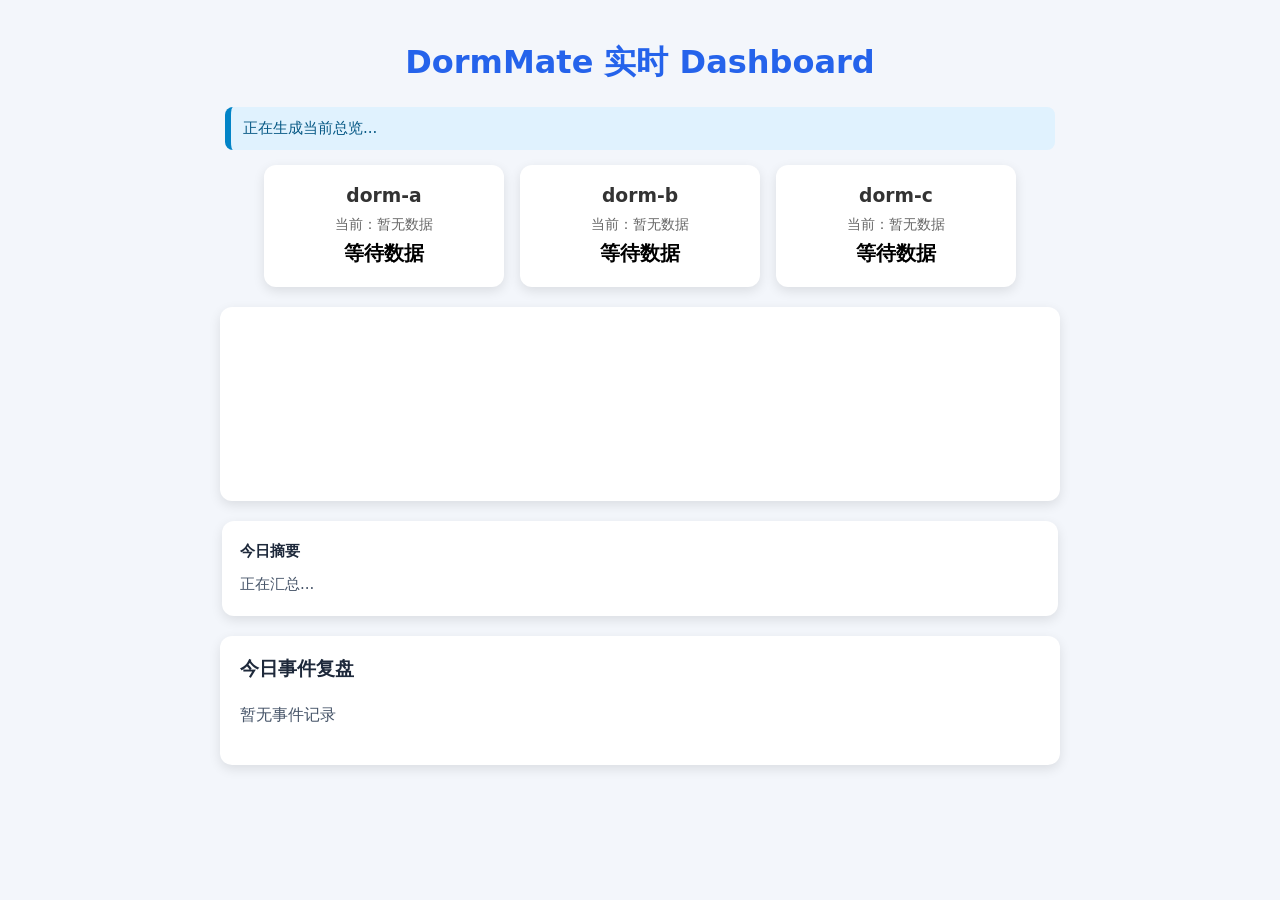
<file: dashboard/index.html>
<!DOCTYPE html>
<html lang="zh-CN">
<head>
  <meta charset="UTF-8" />
  <meta name="viewport" content="width=device-width, initial-scale=1.0" />
  <title>DormMate - 实时 Dashboard</title>
  <!-- 引入 Chart.js 和 mqtt.js -->
  <script src="https://cdn.bootcdn.net/ajax/libs/Chart.js/4.4.0/chart.umd.min.js"></script>
  <script src="https://cdn.bootcdn.net/ajax/libs/mqtt/5.3.4/mqtt.min.js"></script>
  <style>
    body { font-family: system-ui, sans-serif; background: #f3f6fb; margin: 0; padding: 20px; }
    h1 { color: #2563eb; text-align: center; }
    
    #overviewBanner {
      max-width: 800px; margin: 0 auto 15px auto; padding: 12px;
      background: #e0f2fe; border-left: 6px solid #0284c7; border-radius: 8px;
      color: #075985; font-size: 15px;
    }

    #priorityBanner {
      max-width: 800px; margin: 0 auto 20px auto; padding: 15px;
      background: #fef3c7; border-left: 6px solid #d97706; border-radius: 8px;
      color: #92400e; font-size: 16px; display: none;
    }

    .cards { display: flex; gap: 16px; justify-content: center; flex-wrap: wrap; margin-bottom: 20px; }
    .card { background: white; padding: 20px; border-radius: 12px; width: 200px; box-shadow: 0 4px 12px rgba(0,0,0,0.1); text-align: center; transition: all 0.3s; }
    .card:hover { transform: translateY(-4px); box-shadow: 0 8px 20px rgba(0,0,0,0.15); }
    .card h3 { margin: 0 0 10px 0; color: #333; }
    .card .value { font-size: 14px; color: #666; margin-bottom: 6px; }
    .card .status { font-size: 20px; font-weight: bold; }
    /* 优先关注的卡片：橙色边框 + 呼吸光圈。
       animation 运行时会盖掉这条静态 box-shadow，两条规则必须写在一起，
       不要再拆到文件末尾——之前就是拆成两处，容易只改到其中一条 */
    @keyframes breathing {
      0% { box-shadow: 0 0 10px rgba(217, 119, 6, 0.4); }
      50% { box-shadow: 0 0 25px rgba(217, 119, 6, 0.8); }
      100% { box-shadow: 0 0 10px rgba(217, 119, 6, 0.4); }
    }
    .card.priority {
      border: 3px solid #d97706;
      box-shadow: 0 0 15px rgba(217, 119, 6, 0.4);
      transform: translateY(-2px);
      animation: breathing 2s ease-in-out infinite;
    }
    /* 优先卡片也要保留 hover 上浮：同特异性下 .card.priority 的 transform 会压住 .card:hover */
    .card.priority:hover { transform: translateY(-4px); }

    .status.正常 { color: #16a34a; }
    .status.偏热 { color: #dc2626; }
    .status.偏冷 { color: #2563eb; }
    .status.偏湿 { color: #d97706; }

    .chart-container { background: white; padding: 20px; border-radius: 12px; max-width: 800px; margin: 0 auto; box-shadow: 0 4px 12px rgba(0,0,0,0.1); }
    
    .event-log-container {
      max-width: 800px; margin: 20px auto; padding: 20px;
      background: white; border-radius: 12px; box-shadow: 0 4px 12px rgba(0,0,0,0.1);
    }
    .event-log-container h3 { margin-top: 0; color: #1e293b; }
    #eventLogList { padding-left: 0; list-style: none; color: #475569; line-height: 1.8; }
    /* A4: 单条事件复盘卡片 */
    #eventLogList .event-item {
      background: #f8fafc; border-left: 4px solid #d97706; border-radius: 6px;
      padding: 10px 14px; margin-bottom: 12px;
    }
    #eventLogList .event-item.is-restored { border-left-color: #16a34a; }
    #eventLogList .event-title { font-weight: bold; color: #1e293b; margin-bottom: 4px; }
    #eventLogList .event-line { font-size: 14px; }

    /* 今日摘要：原来是写在 div 上的内联样式，内联优先级最高、媒体查询压不住，
       所以搬到样式表里，手机端才能统一压缩间距与字号 */
    #todaySummary {
      max-width: 800px;
      margin: 20px auto;
      padding: 18px;
      background: #ffffff;
      border-radius: 12px;
      box-shadow: 0 4px 12px rgba(0,0,0,0.1);
      color: #1e293b;
      line-height: 1.7;
      font-size: 15px;
    }

    /* 手机端紧凑排版：三张卡片改为一卡一行，字号与间距整体收窄 */
    @media (max-width: 480px) {
      body { padding: 12px; }
      h1 { font-size: 20px; margin: 0 0 12px 0; }

      #overviewBanner,
      #priorityBanner {
        padding: 10px 12px;
        margin-bottom: 10px;
        border-left-width: 4px;
        font-size: 14px;
      }

      .cards { gap: 10px; margin-bottom: 12px; }
      .card { width: 100%; padding: 12px 14px; }
      .card h3 { font-size: 16px; margin-bottom: 6px; }
      .card .status { font-size: 18px; }

      .chart-container,
      .event-log-container { padding: 12px; margin: 12px auto; }

      #todaySummary { padding: 12px; font-size: 14px; line-height: 1.6; }

      #eventLogList { line-height: 1.6; }
      #eventLogList .event-item { padding: 8px 10px; margin-bottom: 8px; }
      #eventLogList .event-line { font-size: 13px; }
    }
  </style>
</head>
<body>
  <h1>DormMate 实时 Dashboard</h1>
  
  <div id="overviewBanner">正在生成当前总览...</div>
  <div id="priorityBanner">正在计算优先关注...</div>

  <div class="cards">
    <div class="card" id="card-dorm-a">
      <h3>dorm-a</h3>
      <div class="value">当前：暂无数据</div>
      <div class="status">等待数据</div>
      <button class="action-btn" onclick="handleAction('dorm-a')" style="display:none; margin-top:10px; padding:6px 12px; background:#2563eb; color:white; border:none; border-radius:6px; cursor:pointer;">开启风扇</button>
      <div class="process-status" style="display:none; margin-top:8px; color:#d97706; font-weight:bold;"></div>
    </div>
    <div class="card" id="card-dorm-b">
      <h3>dorm-b</h3>
      <div class="value">当前：暂无数据</div>
      <div class="status">等待数据</div>
      <button class="action-btn" onclick="handleAction('dorm-b')" style="display:none; margin-top:10px; padding:6px 12px; background:#2563eb; color:white; border:none; border-radius:6px; cursor:pointer;">开启风扇</button>
      <div class="process-status" style="display:none; margin-top:8px; color:#d97706; font-weight:bold;"></div>
    </div>
    <div class="card" id="card-dorm-c">
      <h3>dorm-c</h3>
      <div class="value">当前：暂无数据</div>
      <div class="status">等待数据</div>
      <button class="action-btn" onclick="handleAction('dorm-c')" style="display:none; margin-top:10px; padding:6px 12px; background:#2563eb; color:white; border:none; border-radius:6px; cursor:pointer;">开启风扇</button>
      <div class="process-status" style="display:none; margin-top:8px; color:#d97706; font-weight:bold;"></div>
    </div>
  </div>

  <div class="chart-container">
    <canvas id="trendChart"></canvas>
  </div>

  <div id="todaySummary">
  <strong>今日摘要</strong>
  <div id="todaySummaryText" style="margin-top: 8px; color: #475569;">正在汇总...</div>
</div>

  <!-- A4: 事件记录区块 -->
  <div class="event-log-container">
    <h3>今日事件复盘</h3>
    <ul id="eventLogList">
      <li>暂无事件记录</li>
    </ul>
  </div>

  <script>
    // ================== 1. 全局状态管理 ==================
    const nodes = ['dorm-a', 'dorm-b', 'dorm-c'];
    const nodeState = {
      'dorm-a': { status: '等待数据', abnormalSince: null, abnormalCount: 0 },
      'dorm-b': { status: '等待数据', abnormalSince: null, abnormalCount: 0 },
      'dorm-c': { status: '等待数据', abnormalSince: null, abnormalCount: 0 }
    };
    
    const processingState = {
      'dorm-a': null, 'dorm-b': null, 'dorm-c': null
    };

    // A4: 事件日志数组（每条记录包含完整事件信息）
    const eventLogs = [];

    // A4: 各节点最近一次上报值，供事件复盘记录"问题"时引用
    const latestReading = { 'dorm-a': null, 'dorm-b': null, 'dorm-c': null };

    // A4: 格式化为 "2026-09-26 19:21:31"（本地时间）
    function formatDateTime(date) {
      const pad = n => String(n).padStart(2, '0');
      return `${date.getFullYear()}-${pad(date.getMonth() + 1)}-${pad(date.getDate())} ` +
             `${pad(date.getHours())}:${pad(date.getMinutes())}:${pad(date.getSeconds())}`;
    }

    // A4: 数值缺失时兜底显示
    function fmtValue(v) {
      return (v === undefined || v === null) ? '--' : v;
    }

    // A4: 生成"优先原因"文案：与其它同样异常的节点比较持续时长与累计次数
    function buildPriorityReason(nodeId) {
      const node = nodeState[nodeId];
      const now = new Date();
      const myDurationSec = Math.max(0, (now - node.abnormalSince) / 1000);

      // 找出除自己以外、当前也处于异常的节点中持续最久的那个作为对比对象
      let rivalId = null;
      let rivalDurationSec = -1;
      let rivalCount = 0;
      for (const [id, state] of Object.entries(nodeState)) {
        if (id === nodeId) continue;
        if (!state.abnormalSince) continue;
        if (state.status === '正常' || state.status === '等待数据') continue;
        const durationSec = Math.max(0, (now - state.abnormalSince) / 1000);
        if (durationSec > rivalDurationSec) {
          rivalDurationSec = durationSec;
          rivalCount = state.abnormalCount;
          rivalId = id;
        }
      }

      if (!rivalId) return '当前唯一处于异常的节点';

      const parts = [];
      if (myDurationSec - rivalDurationSec > 1) parts.push(`异常持续时间长于 ${rivalId}`);
      else parts.push(`异常持续时间与 ${rivalId} 接近`);
      if (node.abnormalCount > rivalCount) parts.push('且次数更多');
      return parts.join('，');
    }

    // MQTT 客户端（提升到全局，供 handleAction 发布指令）
    let client = null;

    // ================== 2. 更新节点状态（A1 核心）==================
    // 全页面唯一的"异常"定义：只有 正常 / 等待数据 不算异常。
    // updateNodeState 和 updatePriority 必须共用它，否则会出现
    // 「总览说有节点需要关注，却算不出是哪一个」的 null 情况
    function isAbnormalStatus(status) {
      return status !== '正常' && status !== '等待数据';
    }

    // 解析上报里的 time 字段。这个函数必须"永不失败"：
    // 原来是 new Date(timeStr.replace(' ', 'T'))，一旦 time 是空串、缺字段
    // 或写成别的形式（如 2026/10/01 13:00:00），就会得到 Invalid Date，
    // 持续时间随即算成 NaN；而 NaN 与任何数比较都是 false，
    // 这个异常节点就永远选不上优先关注，总览显示成"null 当前最值得优先处理"。
    // 解析不出来时退回当前时间（等价于"刚刚发生异常"）
    //
    // 另一个坑：MQTTX 手发报文时经常只填 "16:20" 或直接给 Unix 时间戳，
    // 这两种以前都会掉进"退回当前时间"分支，异常持续时间永远算成 0 分钟
    // ——表现就是"不管报文里的 time 写多早，都显示不到 1 分钟"。
    // 所以下面按格式显式解析，而不是把字符串丢给 new Date() 碰运气。
    function parseReadingTime(timeStr) {
      const now = new Date();

      // Unix 时间戳：10 位是秒、13 位是毫秒，用 1e11 分界。
      // 结果落在 2000~2100 年之外就认为不是时间戳（比如 "20261001" 这种 8 位日期串），
      // 返回 null 让调用方继续往下试别的格式，而不是硬算出一个 1970 年的时刻
      const fromEpoch = n => {
        if (!Number.isFinite(n)) return null;
        const d = new Date(n < 1e11 ? n * 1000 : n);
        if (isNaN(d.getTime())) return null;
        const y = d.getFullYear();
        return (y >= 2000 && y <= 2100) ? d : null;
      };

      if (timeStr instanceof Date) return isNaN(timeStr.getTime()) ? now : timeStr;
      if (typeof timeStr === 'number') return fromEpoch(timeStr) || now;
      if (typeof timeStr !== 'string') return now;

      const raw = timeStr.trim();
      if (!raw) return now;

      // 纯数字串同样按时间戳处理
      if (/^\d+$/.test(raw)) {
        const d = fromEpoch(Number(raw));
        if (d) return d;
      }

      // 只有时间："16:20" / "16:20:30" —— 补上今天的日期
      const timeOnly = raw.match(/^(\d{1,2}):(\d{2})(?::(\d{2}))?$/);
      if (timeOnly) {
        const d = new Date(now);
        d.setHours(+timeOnly[1], +timeOnly[2], +(timeOnly[3] || 0), 0);
        return d;
      }

      // 日期 [+ 时间]："2026-10-01 16:20:00" / "2026/10/1 16:20" / "2026-10-01T16:20:00"
      const m = raw.match(
        /^(\d{4})[-/](\d{1,2})[-/](\d{1,2})(?:[T\s]+(\d{1,2}):(\d{2})(?::(\d{2}))?)?/
      );
      if (m) {
        // 带时区后缀（Z / ±hh:mm）的是绝对时刻，交给原生解析，
        // 否则会把 UTC 当成本地时间、整体偏移几个时区
        if (/[zZ]$|[+-]\d{2}:?\d{2}$/.test(raw)) {
          const native = new Date(raw.replace(/^(.{10})\s/, '$1T'));
          if (!isNaN(native.getTime())) return native;
        }
        // 显式构造本地时间：new Date('2026-10-1T16:20') 在部分浏览器里是 Invalid Date
        const d = new Date(
          +m[1], +m[2] - 1, +m[3],
          +(m[4] || 0), +(m[5] || 0), +(m[6] || 0), 0
        );
        return isNaN(d.getTime()) ? now : d;
      }

      const fallback = new Date(raw.replace(/\//g, '-').replace(' ', 'T'));
      return isNaN(fallback.getTime()) ? now : fallback;
    }

    function updateNodeState(nodeId, status, timeStr) {
      const node = nodeState[nodeId];
      if (!node) return;
      const currentTime = parseReadingTime(timeStr);

      if (isAbnormalStatus(status)) {
        if (!isAbnormalStatus(node.status)) {
          node.abnormalSince = currentTime;
          node.abnormalCount = 0;
        }
        node.abnormalCount += 1;
      } else {
        node.abnormalSince = null;
        node.abnormalCount = 0;
      }
      node.status = status;
    }

    // ================== 3. A2: 点击处理按钮 ==================
    // 状态与处理动作的对应关系：偏热开风扇、偏湿开通风，偏冷 / 正常不需要处理
    function getActionByStatus(status) {
      if (status === '偏热') return { name: '开启风扇' };
      if (status === '偏湿') return { name: '开启通风' };
      return null;
    }

    // 记录一次「开启风扇」处理。本地点按钮、以及从 MQTT 收到的指令（MQTTX 手发、
    // 别的端转发）都走这一条路径，唯一区别是本地点击还要把指令广播出去。
    // publish: false 很关键 —— 收到的消息若再转发一次就会形成回环
    function applyAction(nodeId, options) {
      const opts = options || {};
      if (!nodeState[nodeId]) return;

      // 正在处理中就不要重复记录；但上一轮已经恢复的，可以再开一轮
      if (processingState[nodeId] && !processingState[nodeId].restored) return;

      // 动作名优先用指令里带的（偏湿时是"开启通风"）；MQTTX 手发的报文没有这个字段，
      // 就按该节点当前状态判断，与点击时一致
      const byStatus = getActionByStatus(nodeState[nodeId].status);
      const actionName = opts.actionName || (byStatus && byStatus.name);
      if (!actionName) {
        console.warn(`收到开启风扇指令，但 ${nodeId} 当前状态是「${nodeState[nodeId].status}」，无需处理，已忽略`);
        return;
      }

      // 动作时间：指令报文自带 time 时以它为准（方便用 MQTTX 补发历史报文模拟整条时间线），
      // 本地点按钮 / 没带 time 时退回当前时间
      const actionAt = parseReadingTime(opts.time);
      const actionTimeText = actionAt.toLocaleTimeString('zh-CN', { hour12: false });
      processingState[nodeId] = {
        time: actionTimeText,
        action: actionName,
        normalStreak: 0,
        restored: false
      };

      // A4: 记录完整事件信息（恢复时间与最终结果在收到恢复数据后回填）
      const node = nodeState[nodeId];
      const reading = latestReading[nodeId] || {};
      // 「开始时间」取的是引发异常的第一条数据自带的 time（就存在 abnormalSince 里），
      // 不是点处理的时刻 —— 之前写成 new Date()，MQTT 报文里的 time 就白填了。
      // abnormalSince 缺失（异常起点已复位）才退回动作时间
      const since = (node.abnormalSince instanceof Date && !isNaN(node.abnormalSince.getTime()))
        ? node.abnormalSince
        : actionAt;
      eventLogs.push({
        nodeId: nodeId,
        startTime: formatDateTime(since),
        status: node.status,
        temperature: reading.temperature,
        humidity: reading.humidity,
        abnormalCount: node.abnormalCount,
        priorityReason: buildPriorityReason(nodeId),
        action: actionName,
        actionTime: actionTimeText,
        restoreTime: null,
        result: '处理中'
      });

      // 先刷新本地界面，再发 MQTT 指令：即使未连接，状态与日志也不受影响
      updatePriority();

      if (!opts.publish) return;
      if (client && client.connected) {
        // actionName 只给各端做提示文案用（偏湿时按钮是"开启通风"），协议字段 action 保持不变
        client.publish(`dormmate/${nodeId}/action`, JSON.stringify({ nodeId, action: 'turn_on_fan', actionName: actionName }));
      } else {
        console.warn('MQTT 未连接，指令未发送:', nodeId);
      }
    }

    // 页面按钮的入口（onclick 调的就是它）
    function handleAction(nodeId) {
      applyAction(nodeId, { publish: true });
    }

    // A3: 动作后连续收到几条正常数据才判「已恢复」。
    // 判据是"连续"而不是"累计"：中途再来一条异常数据，计数清零重新数，
    // 否则"偏热→正常→正常"这种没真正稳定的过程会被误判成恢复
    const NORMAL_STREAK_TO_RESTORE = 2;

    // 判定恢复：恢复时间用触发判定的那条数据自带的 time（MQTTX 模拟的历史数据也能对上时间线），
    // 解析不出来才退回当前时间
    function markRestored(nodeId, timeStr) {
      const state = processingState[nodeId];
      if (!state || state.restored) return;

      const restoreAt = parseReadingTime(timeStr);
      state.restored = true;
      state.restoreTime = restoreAt.toLocaleTimeString('zh-CN', { hour12: false });

      // A4: 回填该节点最近一条未结束的事件记录
      for (let i = eventLogs.length - 1; i >= 0; i--) {
        const log = eventLogs[i];
        if (log.nodeId !== nodeId || log.result !== '处理中') continue;
        log.restoreTime = formatDateTime(restoreAt);
        log.result = '已恢复';
        break;
      }
    }

    // ================== 4. A1/B1/B2/A4: 计算优先关注、总览和复盘 ==================
    // options.publish === false：只重算并重渲染，不往 MQTT 发 priority。
    // 供下面的定时器调用 —— 界面要跟着墙上时钟走，但 MQTT 那侧有自己的
    // 12 秒心跳，两条流各自独立，别让定时器把发布频率顶上去
    function updatePriority(options) {
      const opts = options || {};
      const now = new Date();

      // 该节点异常持续了多久（秒）。时间戳缺失或非法时按 0 处理，
      // 绝不让 NaN 参与比较：NaN 和任何数比都是 false，
      // 会让这个节点永远选不上优先关注
      function durationSecOf(node) {
        const since = node.abnormalSince instanceof Date ? node.abnormalSince.getTime() : NaN;
        if (!Number.isFinite(since)) return 0;
        return Math.max(0, (now.getTime() - since) / 1000);
      }

      // 一趟遍历同时完成"选优先关注节点"和"生成总览统计"：
      // 两者共用 isAbnormalStatus，判定条件不会再打架
      let priorityNodeId = null;
      let maxDurationSec = 0;
      let maxCount = 0;
      let normalCount = 0;
      const abnormalNodes = [];

      for (const [nodeId, node] of Object.entries(nodeState)) {
        if (node.status === '正常') normalCount++;
        if (!isAbnormalStatus(node.status)) continue;

        abnormalNodes.push(nodeId);
        const durationSec = durationSecOf(node);
        // 异常持续时间更长者优先；差距在 1 秒内算接近，再比累计异常次数。
        // priorityNodeId === null 这个分支保证：只要有节点异常，就一定能选出
        // 一个具体节点，不会出现"有节点需要关注但优先关注对象是 null"
        if (priorityNodeId === null ||
            durationSec > maxDurationSec + 1 ||
            (Math.abs(durationSec - maxDurationSec) <= 1 && node.abnormalCount > maxCount)) {
          priorityNodeId = nodeId;
          maxDurationSec = durationSec;
          maxCount = node.abnormalCount;
        }
      }

      // B1: 生成当前总览
      const overviewEl = document.getElementById('overviewBanner');
      if (priorityNodeId) {
        overviewEl.textContent = `当前 3 个宿舍中，${normalCount} 个正常，${abnormalNodes.length} 个需要关注；${priorityNodeId} 当前最值得优先处理。`;
      } else {
        overviewEl.textContent = '当前所有宿舍状态正常。';
      }

      // 更新横幅（含对比说明）
const banner = document.getElementById('priorityBanner');
if (priorityNodeId) {
  const minutes = Math.floor(maxDurationSec / 60);
  const displayMinutes = minutes < 1 ? '不到 1' : minutes;

  let compareTexts = [];
  for (const [id, node] of Object.entries(nodeState)) {
    if (id !== priorityNodeId) {
      if (node.status === '正常') {
        compareTexts.push(`${id} 当前正常`);
      } else if (node.status === '等待数据') {
        compareTexts.push(`${id} 暂无数据`);
      } else {
        if (node.abnormalSince) {
          const otherDuration = Math.floor(Math.max(0, (now - node.abnormalSince) / 1000) / 60);
          compareTexts.push(`${id} 虽然${node.status}，但只持续 ${otherDuration < 1 ? '不到 1' : otherDuration} 分钟`);
        } else {
          compareTexts.push(`${id} 虽然${node.status}，但时间较短`);
        }
      }
    }
  }

  // 把异常起点也写出来：这是报文 time 字段解析出来的时刻，
  // 不是"收到报文的那一刻"。两者对不上时一眼就能看出来是解析走了兜底分支
  const sinceDate = nodeState[priorityNodeId].abnormalSince;
  const sinceText = (sinceDate instanceof Date && !isNaN(sinceDate.getTime()))
    ? `（自 ${String(sinceDate.getHours()).padStart(2, '0')}:` +
      `${String(sinceDate.getMinutes()).padStart(2, '0')} 起）`
    : '';

  banner.innerHTML =
    `⚠️ 优先关注 <strong>${priorityNodeId}</strong>：已持续异常 ${displayMinutes} 分钟${sinceText}，累计 ${maxCount} 次；` +
    compareTexts.join('；') + '。';
  banner.style.display = 'block';
} else {
  banner.style.display = 'none';
}

      // 更新卡片 UI（按钮、处理状态、高亮）
      nodes.forEach(id => {
        const card = document.getElementById(`card-${id}`);
        const actionBtn = card.querySelector('.action-btn');
        const processStatus = card.querySelector('.process-status');
        const state = processingState[id];

        // 高亮
        if (id === priorityNodeId && !state) card.classList.add('priority');
        else card.classList.remove('priority');

        // 按钮显示：只有「偏热 / 偏湿」才需要处理，偏冷 / 正常不显示按钮
        const action = getActionByStatus(nodeState[id].status);
        if (id === priorityNodeId && !state && action) {
          if (actionBtn) {
            actionBtn.textContent = action.name; // 偏热→开启风扇，偏湿→开启通风
            actionBtn.style.display = 'inline-block';
          }
        } else {
          if (actionBtn) actionBtn.style.display = 'none';
        }

        // 状态文字
        if (state) {
          if (processStatus) {
            processStatus.style.display = 'block';
            if (state.restored) {
              processStatus.textContent = `✅ 已恢复 (${state.restoreTime})`;
              processStatus.style.color = '#16a34a';
            } else {
              processStatus.textContent = `处理中 | ${state.action} 已开启 (${state.time})`;
              processStatus.style.color = '#d97706';
            }
          }
        } else {
          if (processStatus) processStatus.style.display = 'none';
        }
      });
          updateTodaySummary();

      // A4: 刷新事件列表（每条记录展示完整事件信息）
      const logList = document.getElementById('eventLogList');
      if (eventLogs.length > 0) {
        logList.innerHTML = eventLogs.map(log => {
          const lines = [
            `开始时间：${log.startTime}`,
            `问题：持续${log.status}（${fmtValue(log.temperature)}℃ / ${fmtValue(log.humidity)}%），累计异常 ${log.abnormalCount} 次`,
            `优先原因：${log.priorityReason}`,
            `处理动作：${log.action}（${log.actionTime}）`,
            log.restoreTime
              ? `恢复时间：${log.restoreTime}（连续收到 2 条正常数据后判定）`
              : '恢复时间：等待恢复数据中',
            `最终结果：${log.result}`
          ];
          const cls = log.result === '已恢复' ? 'event-item is-restored' : 'event-item';
          return `<li class="${cls}">` +
                 `<div class="event-title">[事件复盘 | ${log.nodeId}]</div>` +
                 lines.map(line => `<div class="event-line">${line}</div>`).join('') +
                 `</li>`;
        }).join('');
      }

      // M6: 把优先关注结果同步给 3D 场景。这里只做发布，上面的判定逻辑一行不动；
      // nodeId 为 null 表示当前没有需要优先关注的宿舍
      if (opts.publish !== false) {
        publishPriority(priorityNodeId, maxDurationSec, maxCount);
      }
    }

    // ================== 5. M5: 更新图表 ==================
    let chart;
    function initChart() {
      const ctx = document.getElementById('trendChart').getContext('2d');
      chart = new Chart(ctx, {
        type: 'line',
        data: {
          labels: [],
          datasets: [
            { label: 'dorm-a 温度', data: [], borderColor: '#2563eb', fill: false, tension: 0.1 },
            { label: 'dorm-b 温度', data: [], borderColor: '#16a34a', fill: false, tension: 0.1 },
            { label: 'dorm-c 温度', data: [], borderColor: '#d97706', fill: false, tension: 0.1 }
          ]
        },
        options: { responsive: true, animation: false }
      });
    }

    // holdStatus = true：这条数据还不足以判定恢复（A3 验证中），
    // 温湿度照常刷新，但状态文字先保持处理前的那个，别让"1 条正常"看起来像已经好了
    function updateUI(data, holdStatus) {
      const nodeId = data.nodeId;
      const card = document.getElementById(`card-${nodeId}`);
      if (card) {
        card.querySelector('.value').textContent = `当前：${data.temperature}℃ / ${data.humidity}%`;
        const statusEl = card.querySelector('.status');
        const displayStatus = (holdStatus && nodeState[nodeId]) ? nodeState[nodeId].status : data.status;
        statusEl.textContent = displayStatus;
        statusEl.className = `status ${displayStatus}`;
      }

      // 时间标签走 parseReadingTime：原来直接 data.time.substring(11, 16)，
      // time 缺失时会抛错，被消息回调的 catch 吞掉，后面的 updatePriority()
      // 就再也不会执行，界面停在上一轮结果上
      const readingTime = parseReadingTime(data.time);
      const timeLabel = `${String(readingTime.getHours()).padStart(2, '0')}:${String(readingTime.getMinutes()).padStart(2, '0')}`;
      if (chart.data.labels.length > 15) {
        chart.data.labels.shift();
        chart.data.datasets.forEach(d => d.data.shift());
      }
      if (chart.data.labels[chart.data.labels.length - 1] !== timeLabel) {
        chart.data.labels.push(timeLabel);
        chart.data.datasets.forEach(dataset => {
          if (dataset.label.includes(nodeId)) {
            dataset.data.push(data.temperature);
          } else {
            dataset.data.push(dataset.data[dataset.data.length - 1] || null);
          }
        });
        chart.update();
      }
    }

    // ================== 6. M5 + A3 + A4: MQTT 连接与消息处理 ==================
    function initMQTT() {
      client = mqtt.connect('ws://127.0.0.1:8083');
      
      client.on('connect', () => {
        console.log('Dashboard 已连接到本机 MQTT Broker');
        // 同时订阅 action：MQTTX 手发的开启风扇指令也要能被记录成一次处理
        client.subscribe(['dormmate/+/env', 'dormmate/+/action']);
        // 首次连接或断线重连后都补发一次当前优先关注，保证 3D 侧的高亮跟得上；
        // 还没算过（刚打开页面）就发一条 null，把上一场遗留在 Broker 上的 retain 清掉
        if (lastPriorityPayload) refreshPriorityHeartbeat();
        else publishPriority(null, 0, 0);
      });

      // packet.retain 为 true 说明这条是订阅 / 重连时 Broker 重放的历史报文，
      // 不是新数据：它照常刷新界面，但不能参与"连续两条正常"的计数，
      // 否则断线重连会把同一条正常数据数两次、把恢复判早了
      client.on('message', (topic, message, packet) => {
        try {
          const data = JSON.parse(message.toString());

          // 处理动作走独立主题，必须按 topic 分流：
          // action 报文里没有 status，若落进下面的 env 分支会被当成"异常数据"记进 nodeState。
          // 这里收到的可能是 MQTTX 手发的，也可能是别的端转发的，一律按本地点按钮处理，
          // 但不再转发（否则会形成回环；自己刚发出去的那条也会被 broker 回推到这里，
          //  此时 applyAction 会因"正在处理中"直接返回，不会重复记录）
          if (topic.endsWith('/action')) {
            if (data.action === 'turn_on_fan' && data.nodeId) {
              // 指令报文若自带 time，就用它当动作时间，让复盘时间线跟着模拟数据走
              applyAction(data.nodeId, { publish: false, actionName: data.actionName, time: data.time });
            }
            return;
          }

          const nodeId = data.nodeId;

          // 1. 记录最近一次上报值，供 A4 复盘引用
          latestReading[nodeId] = { temperature: data.temperature, humidity: data.humidity };

          // 2. A3: 验证恢复 —— 动作后必须"连续 2 条正常数据"才判恢复。
          //    第 1 条正常数据先按住：卡片保持原状态、继续显示"处理中"，
          //    等第 2 条连续正常数据到达，才落回正常并回填恢复时间（避免假性恢复）
          const processing = processingState[nodeId];
          let holdStatus = false;
          if (processing && !processing.restored) {
            if (packet && packet.retain) {
              holdStatus = true;                        // 重放的历史报文：只是"看到"，不算一次新验证
            } else if (data.status === '正常') {
              processing.normalStreak += 1;
              if (processing.normalStreak >= NORMAL_STREAK_TO_RESTORE) markRestored(nodeId, data.time);
              else holdStatus = true;
            } else {
              processing.normalStreak = 0;              // 中途又出现异常：连续计数清零，重新数
            }
          }

          // 3. 更新节点状态（holdStatus 时先不动：保持处理前的状态）
          if (!holdStatus) updateNodeState(nodeId, data.status, data.time);

          // 4. 更新卡片与图表
          updateUI(data, holdStatus);

          // 5. 重新计算优先关注（并刷新所有 UI，包括 A4 事件列表）
          updatePriority();

        } catch (e) {
          console.error('消息解析错误:', e);
        }
      });
    }

    function updateTodaySummary() {
  const el = document.getElementById('todaySummaryText');
  if (!el) return;

  const recovered = eventLogs.filter(e => e.result === '已恢复');
  const processing = eventLogs.filter(e => e.result === '处理中');

  if (recovered.length === 0 && processing.length === 0) {
    el.textContent = '今日三个宿舍均未出现异常事件。';
    return;
  }

  let text = `今日共发生 ${eventLogs.length} 次需要关注的环境事件。`;

  eventLogs.forEach(e => {
    // 事件对象里只有 status 字段，没有 problem，写 problem 会渲染成"出现undefined"
    text += ` ${e.nodeId} 于 ${e.startTime} 出现${e.status}，`;
    if (e.result === '已恢复') {
      text += `${e.action}处理后于 ${e.restoreTime} 恢复；`;
    } else {
      // 动作可能是"开启风扇"也可能是"开启通风"，跟着事件记录走
      text += `已于 ${e.actionTime} ${e.action}处理，仍在等待后续数据验证；`;
    }
  });

  const normalNodes = nodes.filter(id =>
    !eventLogs.some(e => e.nodeId === id)
  );
  if (normalNodes.length > 0) {
    text += ` ${normalNodes.join('、')} 今日整体正常。`;
  }

  el.textContent = text;
}
    // ================== 6.1 M6: 把优先关注结果发布给 3D 场景 ==================
    // 3D 场景订阅 dormmate/priority 来渲染橙色高亮环。
    // 该主题是两层，不会命中任何一端的 dormmate/+/env 或 dormmate/+/action 通配符订阅，
    // 因此 web / 小程序 / 本页面都不会收到它
    const PRIORITY_TOPIC = 'dormmate/priority';
    // 心跳间隔与 3D 侧的过期阈值（40 秒）配合：长时间没有新数据时也要让 3D 知道
    // 高亮依然有效，否则那边会把它判成过期（Dashboard 已关闭）而清掉
    const PRIORITY_HEARTBEAT_MS = 12000;
    let lastPriorityPayload = null;

    function publishPriority(nodeId, durationSec, count) {
      lastPriorityPayload = {
        nodeId: nodeId || null,
        durationSec: durationSec > 0 ? Math.floor(durationSec) : 0,
        count: count > 0 ? count : 0,
        ts: Date.now(),
        source: 'dashboard'
      };
      if (client && client.connected) {
        client.publish(PRIORITY_TOPIC, JSON.stringify(lastPriorityPayload), { retain: true });
      }
    }

    // 心跳只推进持续时长，不重算优先级、不重渲染 DOM
    function refreshPriorityHeartbeat() {
      if (!lastPriorityPayload || !client || !client.connected) return;
      const elapsedSec = lastPriorityPayload.nodeId
        ? Math.floor((Date.now() - lastPriorityPayload.ts) / 1000)
        : 0;
      lastPriorityPayload = {
        ...lastPriorityPayload,
        durationSec: lastPriorityPayload.durationSec + elapsedSec,
        ts: Date.now()
      };
      client.publish(PRIORITY_TOPIC, JSON.stringify(lastPriorityPayload), { retain: true });
    }

    setInterval(refreshPriorityHeartbeat, PRIORITY_HEARTBEAT_MS);

    // 上面这个心跳只动 MQTT 报文，不碰 DOM。界面本身原先只在收到消息时重算一次，
    // 于是 16:20 收到报文时算出"不到 1 分钟"，到 16:50 还显示"不到 1 分钟"
    // —— 看起来就像用了发送时刻而不是报文里的 time。
    // 这里按墙上时钟定期重算（只重渲染，publish: false 避免把发布频率顶上去）
    const UI_REFRESH_MS = 10000;
    setInterval(() => updatePriority({ publish: false }), UI_REFRESH_MS);

    // 关页面时尽力清一次，让 3D 侧立刻收敛；真正兜底的是那边的 40 秒超时
    window.addEventListener('pagehide', () => {
      publishPriority(null, 0, 0);
    });

    // ================== 7. 初始化 ==================
    initChart();
    initMQTT();
    updateTodaySummary();
  </script>
</body>
</html>
</file>
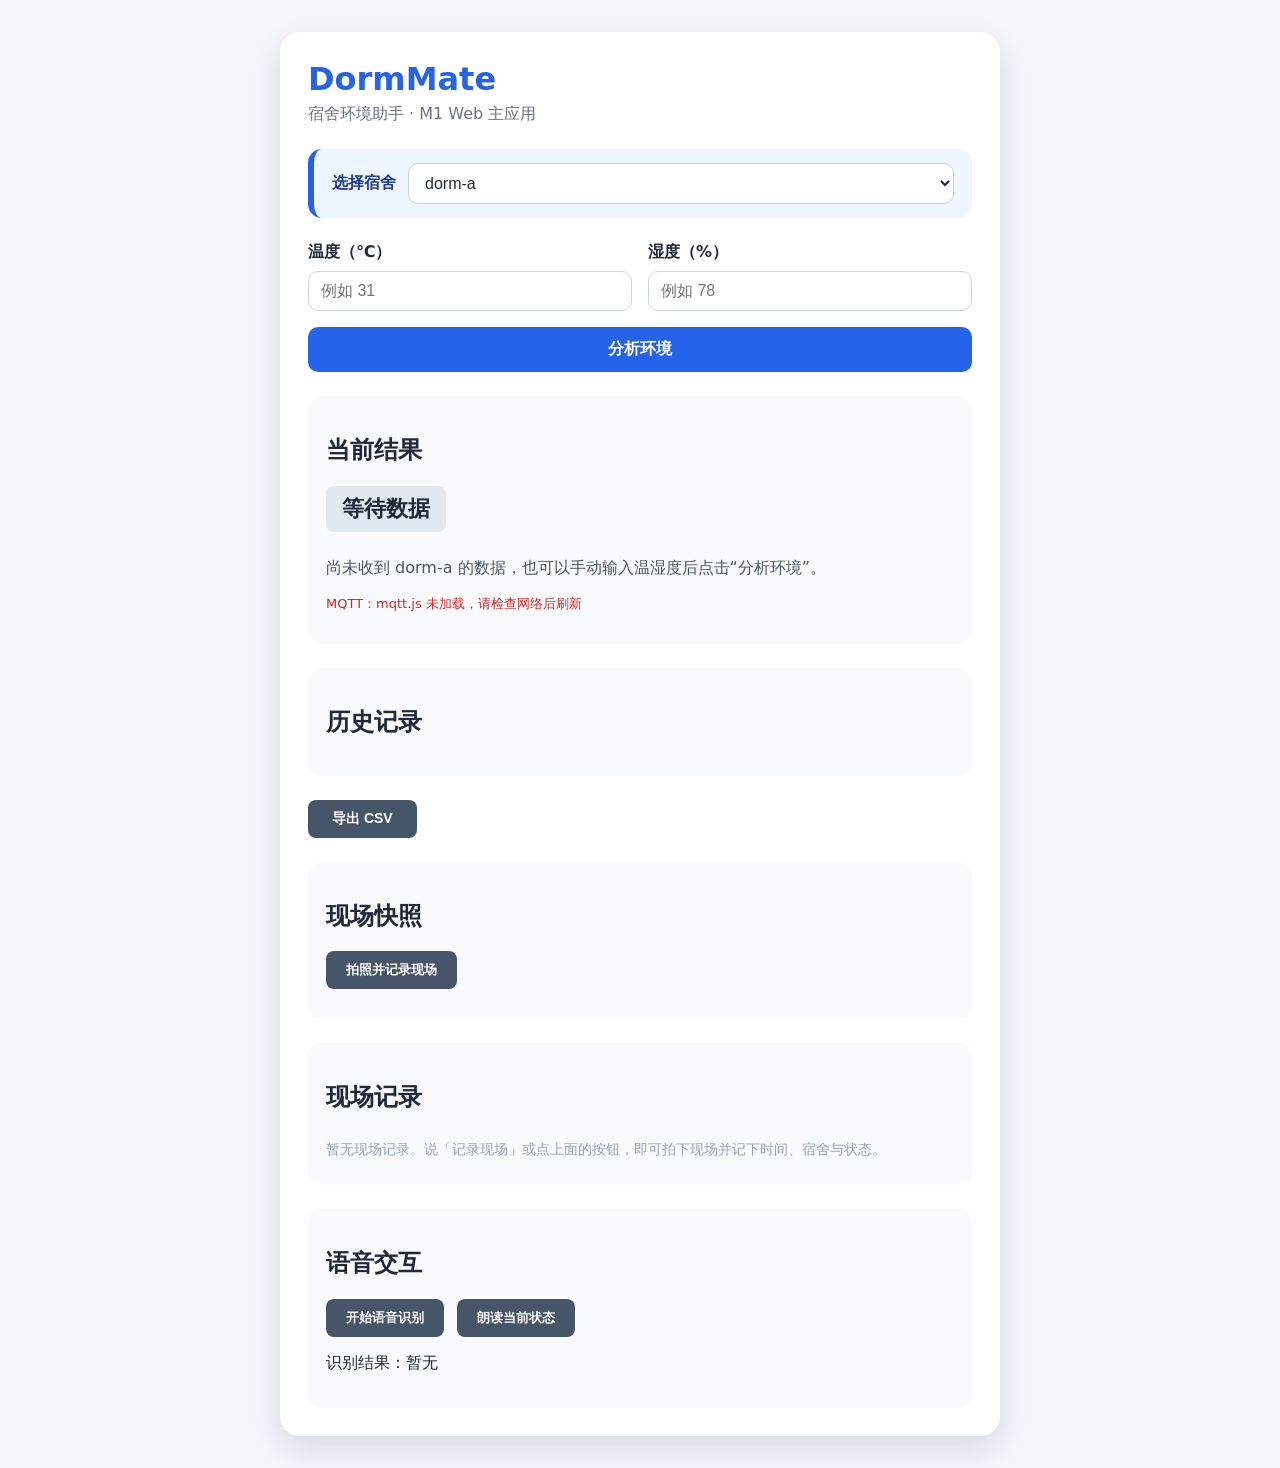
<file: web/index.html>
<!DOCTYPE html>
<html lang="zh-CN">
<head>
  <meta charset="UTF-8" />
  <meta name="viewport" content="width=device-width, initial-scale=1.0" />
  <title>DormMate - Web 主应用</title>
  <link rel="stylesheet" href="style.css" />
</head>
<body>
  <main class="dormmate-card">
    <h1>DormMate</h1>
    <p class="subtitle">宿舍环境助手 · M1 Web 主应用</p>

    <section class="node-area">
      <label for="nodeSelect">选择宿舍</label>
      <select id="nodeSelect">
        <option value="dorm-a" selected>dorm-a</option>
        <option value="dorm-b">dorm-b</option>
        <option value="dorm-c">dorm-c</option>
      </select>
    </section>

    <section class="input-area">
      <label>
        温度（℃）
        <input type="number" id="temperatureInput" placeholder="例如 31" step="0.1" />
      </label>

      <label>
        湿度（%）
        <input type="number" id="humidityInput" placeholder="例如 78" step="0.1" />
      </label>

      <button id="analyzeBtn">分析环境</button>
    </section>

    <section class="result-area">
      <h2>当前结果</h2>
      <span id="statusText" class="status-block">尚未分析</span>
      <p id="adviceText">请输入温湿度后点击“分析环境”。</p>
      <p id="mqttStatus" style="font-size: 13px; color: #d97706; margin-top: 12px;">MQTT：未连接</p>
    </section>

    <section class="history-area">
      <h2>历史记录</h2>
      <ul id="historyList"></ul>
    </section>

    <section class="export-area" style="margin-top: 24px;">
        <button id="exportBtn">导出 CSV</button>
    </section>

    <section class="camera-area" style="margin-top: 24px;">
    <h2>现场快照</h2>
    <button id="cameraBtn">拍照并记录现场</button>
    <div style="margin-top: 12px;">
        <video id="cameraPreview" autoplay playsinline style="max-width: 100%; display: none;"></video>
        <canvas id="cameraCanvas" style="display: none;"></canvas>
        <img id="snapshotImg" alt="现场快照" style="max-width: 100%; display: none;" />
    </div>
    </section>

    <section class="spot-area" style="margin-top: 24px;">
    <h2>现场记录</h2>
    <ul id="spotLogList" class="spot-log"></ul>
    </section>

    <section class="voice-area" style="margin-top: 24px;">
    <h2>语音交互</h2>
    <button id="asrBtn">开始语音识别</button>
    <button id="ttsBtn">朗读当前状态</button>
    <p id="asrResult">识别结果：暂无</p>
    </section>
  </main>

  <!-- 引入 mqtt.js（与 dashboard / 3d 使用同一 CDN 版本），必须在 script.js 之前 -->
  <script src="https://cdn.bootcdn.net/ajax/libs/mqtt/5.3.4/mqtt.min.js"></script>
  <script src="script.js"></script>
</body>
</html>
</file>
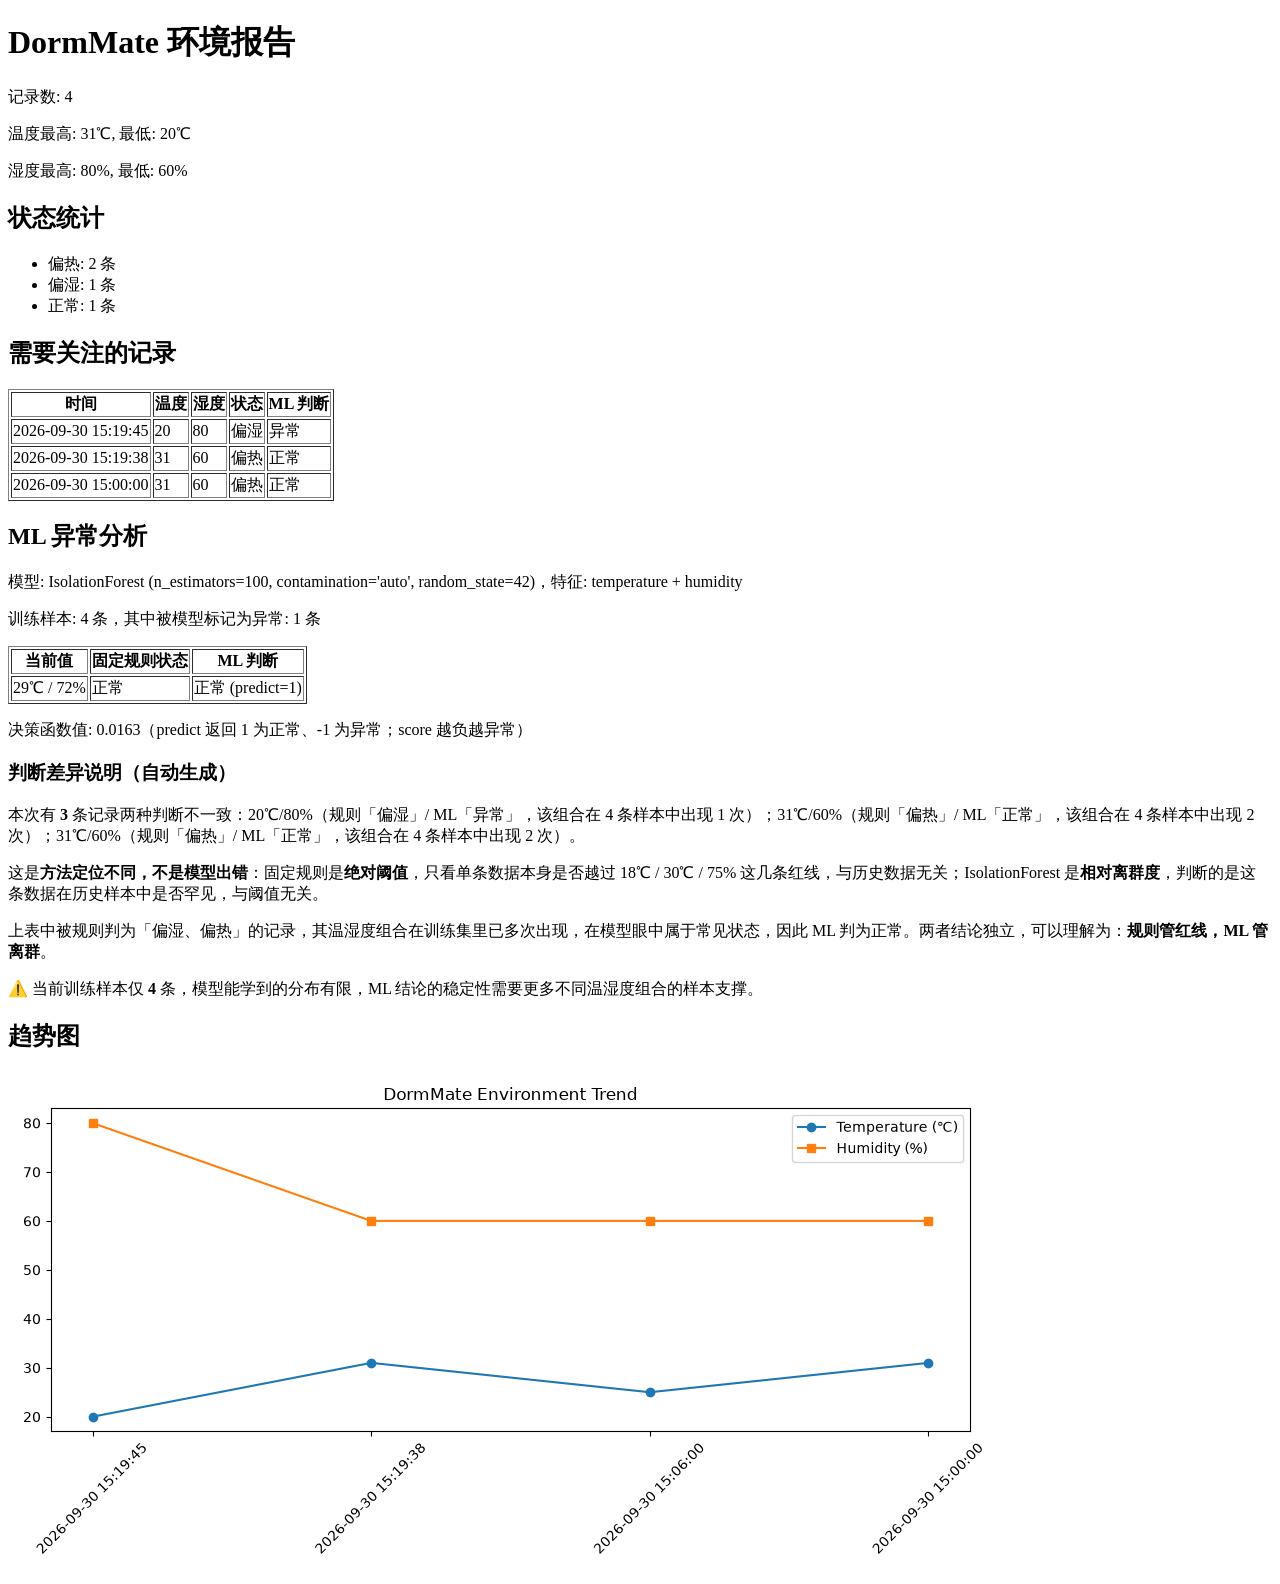
<file: report/report.html>
<!DOCTYPE html>
<html lang="zh-CN">
<head><meta charset="UTF-8"><title>DormMate 环境报告</title></head>
<body>
<h1>DormMate 环境报告</h1>
<p>记录数: 4</p>
<p>温度最高: 31℃, 最低: 20℃</p>
<p>湿度最高: 80%, 最低: 60%</p>
<h2>状态统计</h2>
<ul>
    <li>偏热: 2 条</li><li>偏湿: 1 条</li><li>正常: 1 条</li>
</ul>
<h2>需要关注的记录</h2>
<table border="1">
    <tr><th>时间</th><th>温度</th><th>湿度</th><th>状态</th><th>ML 判断</th></tr>
    <tr><td>2026-09-30 15:19:45</td><td>20</td><td>80</td><td>偏湿</td><td>异常</td></tr><tr><td>2026-09-30 15:19:38</td><td>31</td><td>60</td><td>偏热</td><td>正常</td></tr><tr><td>2026-09-30 15:00:00</td><td>31</td><td>60</td><td>偏热</td><td>正常</td></tr>
</table>
<h2>ML 异常分析</h2>
<p>模型: IsolationForest (n_estimators=100, contamination='auto', random_state=42)，特征: temperature + humidity</p>
<p>训练样本: 4 条，其中被模型标记为异常: 1 条</p>
<table border="1">
    <tr><th>当前值</th><th>固定规则状态</th><th>ML 判断</th></tr>
    <tr><td>29℃ / 72%</td><td>正常</td><td>正常 (predict=1)</td></tr>
</table>
<p>决策函数值: 0.0163（predict 返回 1 为正常、-1 为异常；score 越负越异常）</p>
<h3>判断差异说明（自动生成）</h3>
<p>本次有 <b>3</b> 条记录两种判断不一致：20℃/80%（规则「偏湿」/ ML「异常」，该组合在 4 条样本中出现 1 次）；31℃/60%（规则「偏热」/ ML「正常」，该组合在 4 条样本中出现 2 次）；31℃/60%（规则「偏热」/ ML「正常」，该组合在 4 条样本中出现 2 次）。</p><p>这是<b>方法定位不同，不是模型出错</b>：固定规则是<b>绝对阈值</b>，只看单条数据本身是否越过 18℃ / 30℃ / 75% 这几条红线，与历史数据无关；IsolationForest 是<b>相对离群度</b>，判断的是这条数据在历史样本中是否罕见，与阈值无关。</p><p>上表中被规则判为「偏湿、偏热」的记录，其温湿度组合在训练集里已多次出现，在模型眼中属于常见状态，因此 ML 判为正常。两者结论独立，可以理解为：<b>规则管红线，ML 管离群</b>。</p><p>⚠️ 当前训练样本仅 <b>4</b> 条，模型能学到的分布有限，ML 结论的稳定性需要更多不同温湿度组合的样本支撑。</p>
<h2>趋势图</h2>
<img src="trend.png" alt="Trend" style="max-width: 100%;">
</body>
</html>
</file>
<file: web/style.css>
* {
  box-sizing: border-box;
}

body {
  margin: 0;
  min-height: 100vh;
  display: flex;
  justify-content: center;
  align-items: flex-start;
  padding: 32px 16px;
  font-family: system-ui, -apple-system, "Segoe UI", sans-serif;
  background: #f3f6fb;
  color: #1f2937;
}

/* 我明确修改过的布局样式：让主卡片居中并限制最大宽度 */
.dormmate-card {
  width: 100%;
  max-width: 720px;
  background: #ffffff;
  border-radius: 20px;
  padding: 28px;
  box-shadow: 0 12px 30px rgba(15, 23, 42, 0.12);
}

h1 {
  margin: 0;
  color: #2563eb;
}

.subtitle {
  margin-top: 6px;
  color: #6b7280;
}

/* 节点切换：多宿舍数据同步时，选择页面显示哪个宿舍 */
.node-area {
  display: flex;
  align-items: center;
  gap: 12px;
  margin: 24px 0 0 0;
  padding: 14px 18px;
  border-radius: 14px;
  background: #eff6ff;
  border-left: 6px solid #2563eb;
}

.node-area label {
  font-weight: 700;
  color: #1e3a8a;
}

.node-area select {
  flex: 1;
  padding: 10px 12px;
  border: 1px solid #cbd5e1;
  border-radius: 10px;
  font-size: 16px;
  background: #ffffff;
  color: #1f2937;
  cursor: pointer;
}

.input-area {
  display: grid;
  grid-template-columns: 1fr 1fr;
  gap: 16px;
  margin: 24px 0;
}

.input-area label {
  display: flex;
  flex-direction: column;
  gap: 8px;
  font-weight: 600;
}

.input-area input {
  padding: 10px 12px;
  border: 1px solid #cbd5e1;
  border-radius: 10px;
  font-size: 16px;
}

.input-area button {
  grid-column: 1 / -1;
  padding: 12px 16px;
  border: none;
  border-radius: 10px;
  background: #2563eb;
  color: white;
  font-size: 16px;
  font-weight: 700;
  cursor: pointer;
  transition: background 0.2s;
}

.input-area button:hover {
  background: #1d4ed8;
}

.result-area,
.history-area {
  margin-top: 24px;
  padding: 18px;
  border-radius: 14px;
  background: #f8fafc;
}

/* 只保留字重：字号交给下方的 .status-block 控制，
   否则 ID 选择器优先级更高，会把 .status-block 的 22px 盖回 20px */
#statusText {
  font-weight: 700;
}

#adviceText {
  color: #475569;
}

#historyList {
  margin: 0;
  padding-left: 20px;
}

#historyList li {
  margin-bottom: 8px;
  line-height: 1.5;
}

.error {
  color: #dc2626;
  font-weight: 700;
}

#exportBtn {
  padding: 10px 24px;
  border: none;
  border-radius: 8px;
  background: #475569;  /* 深石板灰 */
  color: #ffffff;       /* 文字改成纯白，对比更清晰 */
  font-size: 14px;
  font-weight: 600;
  cursor: pointer;
  transition: background 0.2s;
}

#exportBtn:hover {
  background: #334155;  /* 悬停时更深一点 */
}

.camera-area,
.spot-area,
.voice-area {
  margin-top: 24px;
  padding: 18px;
  border-radius: 14px;
  background: #f8fafc;
}

#cameraBtn,
#asrBtn,
#ttsBtn {
  padding: 10px 20px;
  border: none;
  border-radius: 8px;
  background: #475569;
  color: white;
  font-weight: 600;
  cursor: pointer;
  margin-right: 8px;
  transition: background 0.2s;
}

#cameraBtn:hover,
#asrBtn:hover,
#ttsBtn:hover {
  background: #334155;
}

/* 输入框获得焦点时，显示淡蓝色光圈 */
.input-area input:focus {
  outline: none;
  border-color: #2563eb;
  box-shadow: 0 0 0 4px rgba(37, 99, 235, 0.15);
}

/* 现场记录：每条 = 缩略图 + 节点 · 状态 · 时间。
   必须清掉 list-style 和缩进——#historyList 是特意保留圆点的，照抄会得到"圆点 + 卡片行"的脏效果 */
.spot-log {
  list-style: none;
  margin: 0;
  padding-left: 0;
  max-height: 320px;   /* 长时间演示时列表不会把页面撑爆 */
  overflow-y: auto;
}

.spot-log li {
  display: flex;
  align-items: center;
  gap: 12px;
  padding: 8px 0;
  border-bottom: 1px solid #e2e8f0;
}

.spot-log li:last-child {
  border-bottom: none;
}

.spot-log img {
  width: 96px;
  height: 54px;          /* 16:9，与摄像头出图比例一致 */
  object-fit: cover;
  border-radius: 8px;
  border: 1px solid #cbd5e1;
  flex-shrink: 0;
}

.spot-log .spot-meta {
  font-size: 14px;
  color: #475569;
  line-height: 1.5;
}

/* 节点做成醒目标签：列表跨宿舍混排，要一眼看出照片属于哪间 */
.spot-log .spot-node {
  font-weight: 700;
  color: #2563eb;
}

.spot-log .spot-log-empty {
  display: block;
  color: #94a3b8;
  font-size: 14px;
}

/* 状态标签块，让状态展示更突出。
   这里只设 background 不设 color：.error 的特异性(0,1,0)低于本规则(0,2,0)，
   一旦这里写了 color，"输入有误"的红字会被压掉 */
.result-area .status-block {
  display: inline-block;
  padding: 8px 16px;
  border-radius: 8px;
  font-size: 22px;
  font-weight: bold;
  margin-bottom: 10px;
  background: #e2e8f0;
}
.status-block.偏热 { background: #fee2e2; color: #dc2626; }
.status-block.偏冷 { background: #dbeafe; color: #2563eb; }
.status-block.偏湿 { background: #fef3c7; color: #d97706; }
.status-block.正常 { background: #dcfce7; color: #16a34a; }
</file>
